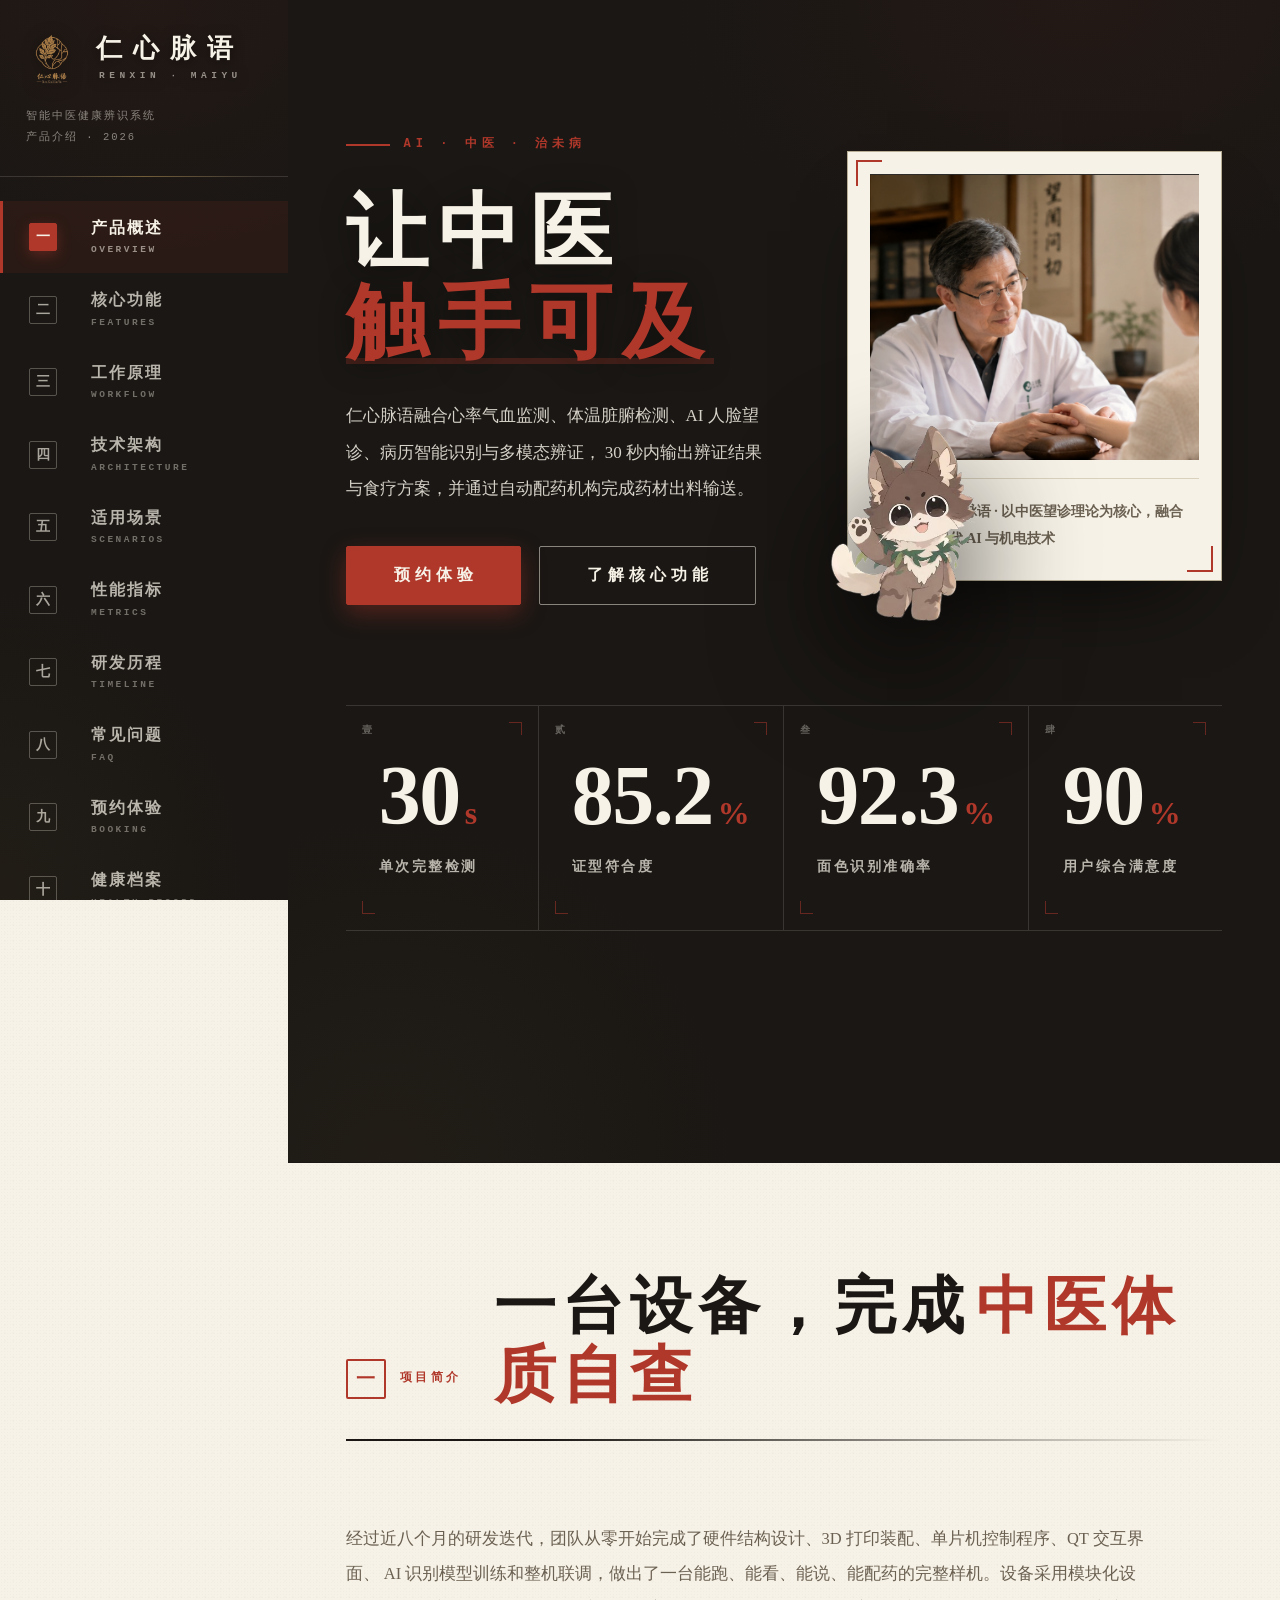
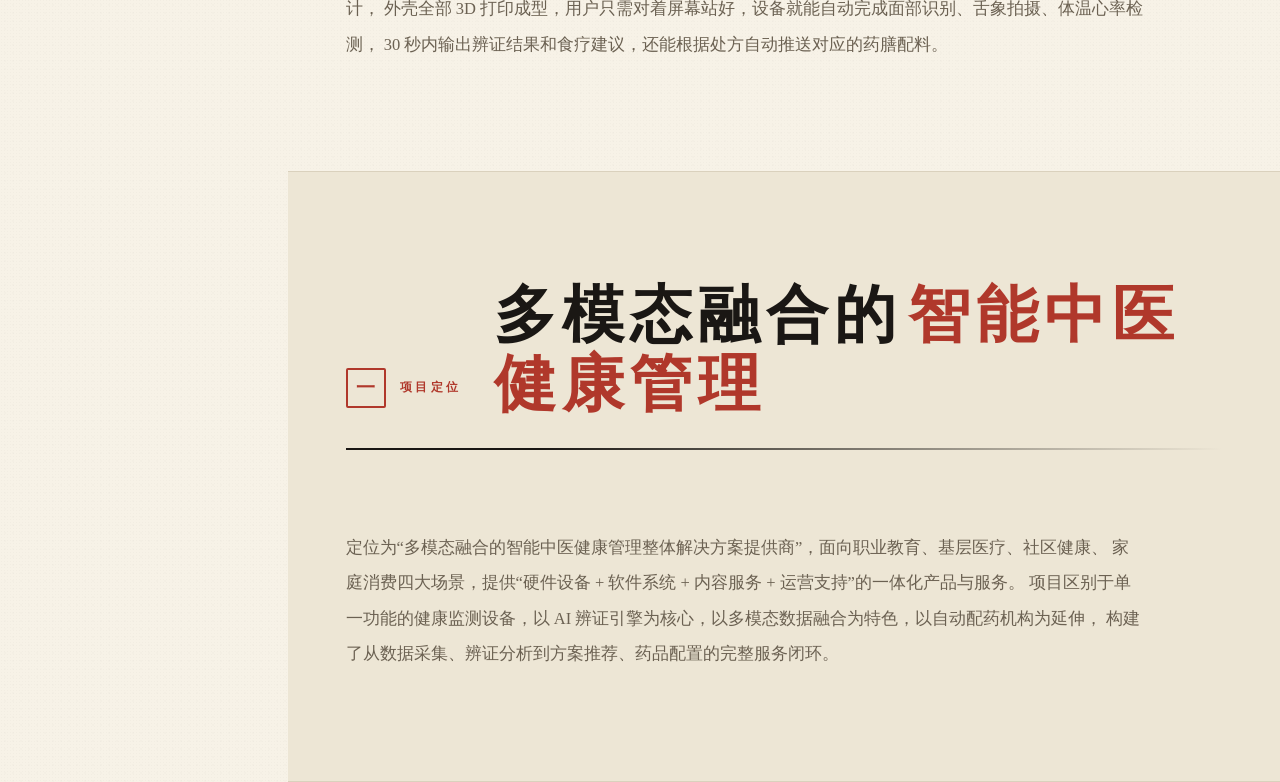
<file: index.html>
<!DOCTYPE html>
<html lang="zh-CN" data-theme="song" data-han-intensity="1">
<head>
<meta charset="UTF-8">
<meta name="viewport" content="width=device-width, initial-scale=1.0">
<title>仁心脉语 · 产品介绍</title>
<style>
/* ============================================================
   HAN DESIGN · SONG THEME · 册页
   纸墨为底 · 朱砂为印 · 金线为界
   ============================================================ */
:root{
  --han-color-accent-text:#B0382B;
  --han-color-accent-control:#B0382B;
  --han-color-on-accent:#F7F2E7;
  --han-focus-ring:rgba(176,56,43,.42);

  --paper:#F7F2E7;
  --paper-2:#EDE6D5;
  --paper-3:#DDD3BD;
  --paper-4:#C8BCA1;
  --ink:#1A1714;
  --ink-2:#3D372E;
  --ink-3:#6B6152;
  --ink-4:#9C9284;

  --cinnabar:#B0382B;
  --cinnabar-d:#8A2A20;
  --cinnabar-l:#F2DED9;
  --gold:#A8853F;
  --gold-l:#F0E6CB;
  --moss:#4A5D3E;
  --moss-l:#E2E8DC;

  --line:#DAD1BD;
  --line-d:#B8AE96;
  --line-ink:rgba(247,242,231,.14);
  --line-ink-2:rgba(247,242,231,.28);

  --serif:"Noto Serif SC","Source Han Serif CN","Songti SC","STSong",serif;
  --sans:"Noto Sans SC","PingFang SC","HarmonyOS Sans SC","MiSans",system-ui,sans-serif;
  --mono:"JetBrains Mono","SF Mono","Menlo",Consolas,monospace;

  --sidebar:288px;
  --gutter:clamp(28px,4.5vw,72px);
}

*{box-sizing:border-box;margin:0;padding:0}
html{scroll-behavior:smooth;-webkit-text-size-adjust:100%}

body{
  font-family:var(--sans);
  font-weight:500;
  font-size:15.5px;
  line-height:1.8;
  background:var(--paper);
  color:var(--ink);
  -webkit-font-smoothing:antialiased;
  -moz-osx-font-smoothing:grayscale;
  display:flex;
  min-height:100vh;
  background-image:
    radial-gradient(rgba(26,23,20,.018) 1px, transparent 1px),
    radial-gradient(rgba(26,23,20,.010) 1px, transparent 1px);
  background-size:3px 3px, 8px 8px;
  background-position:0 0, 1px 1px;
}
a{color:inherit;text-decoration:none}
button{font-family:inherit;cursor:pointer;border:none;background:none;color:inherit}
input,select,textarea{font-family:inherit;font-size:inherit;color:inherit}
img{display:block;max-width:100%}
::selection{background:var(--cinnabar);color:var(--paper)}

:focus-visible{outline:2px solid var(--cinnabar);outline-offset:3px;border-radius:1px}
@media (prefers-reduced-motion: reduce){
  *,*::before,*::after{
    animation-duration:.01ms !important;
    animation-iteration-count:1 !important;
    transition-duration:.01ms !important;
    scroll-behavior:auto !important;
  }
}

/* ============================================================
   侧边栏 · 目录页
   ============================================================ */
.sidebar{
  width:var(--sidebar);flex:none;
  background:var(--ink);
  color:var(--paper);
  display:flex;flex-direction:column;
  position:sticky;top:0;height:100vh;
  overflow-y:auto;z-index:50;
  scrollbar-width:thin;
  scrollbar-color:rgba(247,242,231,.2) transparent;
  background-image:
    radial-gradient(500px 400px at 50% 0%, rgba(176,56,43,.06), transparent 65%),
    radial-gradient(400px 500px at 0% 100%, rgba(168,133,63,.05), transparent 65%);
}
.sidebar::-webkit-scrollbar{width:4px}
.sidebar::-webkit-scrollbar-thumb{background:rgba(247,242,231,.2)}

.sb-head{
  padding:32px 26px 28px;
  border-bottom:1px solid var(--line-ink);
  flex:none;position:relative;
}
.sb-head::after{
  content:"";position:absolute;
  bottom:-1px;left:26px;right:26px;height:1px;
  background:linear-gradient(90deg,transparent,var(--gold) 50%,transparent);
  opacity:.5;
}
.sb-mark{display:flex;align-items:center;gap:16px;margin-bottom:22px}

.sb-logo{
  width:52px;height:52px;
  flex:none;
  object-fit:contain;
  filter:drop-shadow(0 2px 8px rgba(0,0,0,.5));
}
.sb-mark-text{
  font-family:var(--serif);
  font-size:26px;
  font-weight:900;
  letter-spacing:11px;
  line-height:1.15;
  color:var(--paper);
  padding-left:2px;
  text-shadow:0 2px 12px rgba(0,0,0,.5);
}
.sb-mark-text em{
  display:block;
  font-family:var(--mono);
  font-style:normal;
  font-size:9.5px;
  font-weight:600;
  letter-spacing:4.5px;
  color:rgba(247,242,231,.55);
  margin-top:7px;
  padding-left:3px;
}
.sb-meta{
  font-family:var(--mono);
  font-size:10.5px;
  font-weight:500;
  letter-spacing:2px;
  color:rgba(247,242,231,.5);
  line-height:2;
}

.sb-nav{list-style:none;flex:1;padding:24px 0}
.sb-item{
  display:grid;
  grid-template-columns:48px 1fr;
  gap:14px;
  align-items:center;
  padding:17px 26px;
  cursor:pointer;
  transition:all .25s ease;
  border-left:3px solid transparent;
  width:100%;text-align:left;
  color:rgba(247,242,231,.72);
  position:relative;
}
.sb-item:hover{color:var(--paper);background:rgba(247,242,231,.045)}
.sb-item.active{
  color:var(--paper);
  border-left-color:var(--cinnabar);
  background:rgba(176,56,43,.11);
}
.sb-item .seal{
  width:28px;height:28px;
  display:grid;place-items:center;
  border:1.5px solid rgba(247,242,231,.28);
  border-radius:2px;
  font-family:var(--serif);
  font-size:14px;
  font-weight:800;
  color:rgba(247,242,231,.65);
  transition:all .25s ease;
  line-height:1;
}
.sb-item.active .seal,
.sb-item:hover .seal{
  background:var(--cinnabar);
  border-color:var(--cinnabar);
  color:var(--paper);
  box-shadow:0 4px 14px rgba(176,56,43,.4);
}
.sb-item .label{
  font-family:var(--serif);
  font-size:15.5px;
  font-weight:700;
  letter-spacing:2px;
  line-height:1.3;
}
.sb-item .sub{
  display:block;
  font-family:var(--mono);
  font-size:9.5px;
  font-weight:600;
  letter-spacing:2.5px;
  color:rgba(247,242,231,.4);
  margin-top:6px;
}
.sb-item.active .sub{color:rgba(247,242,231,.55)}

.sb-foot{
  padding:24px 26px 28px;
  border-top:1px solid var(--line-ink);
  flex:none;
  font-family:var(--mono);
  font-size:10px;
  font-weight:500;
  letter-spacing:1.5px;
  color:rgba(247,242,231,.42);
  line-height:2;
  position:relative;
}
.sb-foot::before{
  content:"";position:absolute;
  top:-1px;left:26px;right:26px;height:1px;
  background:linear-gradient(90deg,transparent,var(--gold) 50%,transparent);
  opacity:.5;
}
.sb-foot b{color:rgba(247,242,231,.68);font-weight:700}

/* 移动端顶栏 */
.m-bar{
  display:none;
  position:fixed;top:0;left:0;right:0;z-index:60;
  height:62px;padding:0 16px;
  background:var(--ink);
  align-items:center;justify-content:space-between;
  border-bottom:1px solid var(--line-ink);
  box-shadow:0 4px 20px rgba(0,0,0,.4);
}
.m-bar .m-brand{
  display:flex;align-items:center;gap:10px;
}
.m-bar .m-brand img{
  width:34px;height:34px;object-fit:contain;
}
.m-bar .m-brand span{
  font-family:var(--serif);
  font-size:18px;
  font-weight:900;
  letter-spacing:6px;
  color:var(--paper);
}
.m-btn{
  width:42px;height:42px;border-radius:2px;
  display:grid;place-items:center;
  color:var(--paper);
  border:1.5px solid var(--line-ink-2);
  transition:all .2s;
}
.m-btn:hover{background:rgba(247,242,231,.1);border-color:var(--cinnabar)}
.m-overlay{
  display:none;position:fixed;inset:0;z-index:49;
  background:rgba(26,23,20,.72);
  opacity:0;transition:opacity .3s ease;
}
.m-overlay.on{opacity:1}

/* ============================================================
   主内容
   ============================================================ */
.main{flex:1;min-width:0;position:relative}
.content{padding:0;width:100%;max-width:100%}

.panel{display:none}
.panel.on{display:block;animation:unfurl .6s cubic-bezier(.2,.8,.2,1)}
@keyframes unfurl{
  from{opacity:0;transform:translateY(22px)}
  to{opacity:1;transform:translateY(0)}
}

/* ============================================================
   区块
   ============================================================ */
.block{
  padding:clamp(60px,8.5vw,128px) var(--gutter);
  border-bottom:1px solid var(--line);
  position:relative;
}
.block.dark{
  background:var(--ink);
  color:var(--paper);
  border-bottom-color:var(--ink);
  position:relative;
}
.block.dark::before{
  content:"";position:absolute;inset:0;
  background-image:
    radial-gradient(700px 500px at 80% 0%, rgba(176,56,43,.06), transparent 60%),
    radial-gradient(600px 600px at 10% 100%, rgba(168,133,63,.05), transparent 60%);
  pointer-events:none;
  z-index:0;
}
.block.dark > *{position:relative;z-index:1}
.block.dark .lead{color:rgba(247,242,231,.8)}
.block.tint{background:var(--paper-2)}
.block.edge{padding-left:0;padding-right:0}
.block.edge > .edge-in{padding:0 var(--gutter)}

/* 章节头 */
.chapter{
  display:grid;grid-template-columns:auto 1fr;
  gap:32px;align-items:end;
  margin-bottom:clamp(44px,6.5vw,80px);
  padding-bottom:30px;position:relative;
}
.chapter::after{
  content:"";position:absolute;bottom:0;left:0;right:0;
  height:2px;
  background:linear-gradient(90deg,var(--ink) 0%,var(--ink) 22%,transparent 100%);
}
.block.dark .chapter::after{
  background:linear-gradient(90deg,var(--paper) 0%,var(--paper) 22%,transparent 100%);
}
.chapter .ch-marker{
  display:flex;align-items:center;gap:14px;
  padding-bottom:12px;white-space:nowrap;
}
.chapter .ch-seal{
  width:40px;height:40px;
  display:grid;place-items:center;
  background:var(--cinnabar);color:var(--paper);
  font-family:var(--serif);font-size:19px;font-weight:900;
  border-radius:2px;line-height:1;letter-spacing:0;
  box-shadow:0 4px 12px rgba(176,56,43,.35);
}
.chapter .ch-num{
  font-family:var(--mono);font-size:11.5px;
  letter-spacing:3.5px;color:var(--cinnabar);font-weight:700;
}
.chapter .ch-title{
  font-family:var(--serif);
  font-size:clamp(34px,5.4vw,62px);
  font-weight:900;line-height:1.12;
  letter-spacing:6px;color:var(--ink);
}
.block.dark .chapter .ch-title{color:var(--paper)}
.chapter .ch-title em{
  font-style:normal;color:var(--cinnabar);
  position:relative;padding:0 6px;
}
.chapter .ch-title em::after{
  content:"";position:absolute;
  left:6px;right:6px;bottom:2px;height:5px;
  background:var(--cinnabar);opacity:.3;
}
.chapter .ch-sub{
  grid-column:1 / -1;font-size:16px;
  font-weight:500;
  line-height:2.1;color:var(--ink-3);
  max-width:720px;margin-top:14px;
  font-family:var(--serif);
}
.block.dark .chapter .ch-sub{color:rgba(247,242,231,.75)}

.lead{
  font-size:16.5px;
  font-weight:500;
  line-height:2.15;
  color:var(--ink-3);font-family:var(--serif);
  max-width:800px;
}
.lead + .lead{margin-top:22px}

/* 数字 */
.digits{
  display:grid;grid-template-columns:repeat(4,1fr);
  gap:0;border-top:1.5px solid var(--line-d);
  border-bottom:1.5px solid var(--line-d);
  margin:clamp(44px,6.5vw,80px) 0;
}
.digit{
  padding:clamp(30px,4vw,52px) clamp(20px,2.6vw,36px);
  border-right:1px solid var(--line);position:relative;
}
.digit:last-child{border-right:none}
.digit::before{
  content:"";position:absolute;top:16px;right:16px;
  width:12px;height:12px;
  border-top:1.5px solid var(--cinnabar);
  border-right:1.5px solid var(--cinnabar);opacity:.5;
}
.digit::after{
  content:"";position:absolute;bottom:16px;left:16px;
  width:12px;height:12px;
  border-bottom:1.5px solid var(--cinnabar);
  border-left:1.5px solid var(--cinnabar);opacity:.5;
}
.digit .d-num{
  font-family:var(--serif);
  font-size:clamp(46px,7vw,84px);
  font-weight:900;line-height:.92;
  letter-spacing:-1.5px;color:var(--ink);
  display:block;font-variant-numeric:tabular-nums;
}
.digit .d-num em{
  font-style:normal;font-size:.38em;
  font-weight:700;color:var(--cinnabar);
  margin-left:5px;letter-spacing:0;
}
.digit .d-label{
  display:block;font-family:var(--serif);
  font-size:14px;font-weight:700;
  letter-spacing:2.5px;color:var(--ink-3);margin-top:20px;
}
.digit .d-index{
  position:absolute;top:16px;left:16px;
  font-family:var(--mono);font-size:10px;
  font-weight:600;
  letter-spacing:1px;color:var(--line-d);
}

/* 图片 */
.figure{
  position:relative;margin:0;
  background:var(--paper-2);overflow:hidden;
  border:1px solid var(--line-d);
}
.figure::before,
.figure::after{
  content:"";position:absolute;
  width:16px;height:16px;z-index:2;pointer-events:none;
}
.figure::before{
  top:8px;left:8px;
  border-top:1.5px solid var(--cinnabar);
  border-left:1.5px solid var(--cinnabar);opacity:.6;
}
.figure::after{
  bottom:8px;right:8px;
  border-bottom:1.5px solid var(--cinnabar);
  border-right:1.5px solid var(--cinnabar);opacity:.6;
}
.figure img{width:100%;height:auto;display:block}
.figure .fig-cap{
  display:grid;grid-template-columns:auto 1fr;
  gap:20px;padding:18px var(--gutter);
  border-top:1px solid var(--line);
  font-size:13px;font-weight:500;
  color:var(--ink-3);
  background:var(--paper);align-items:baseline;
  font-family:var(--serif);letter-spacing:.5px;
}
.figure .fig-cap b{
  font-family:var(--mono);font-size:11px;
  letter-spacing:2.5px;color:var(--cinnabar);
  font-weight:700;white-space:nowrap;
}
.figure.full{margin-left:calc(var(--gutter)*-1);margin-right:calc(var(--gutter)*-1)}
.figure.full .fig-cap{padding-left:var(--gutter);padding-right:var(--gutter)}

.img-ph{
  display:flex;flex-direction:column;
  align-items:center;justify-content:center;
  gap:18px;padding:clamp(60px,9.5vw,120px) 24px;
  color:var(--line-d);text-align:center;
  background:repeating-linear-gradient(45deg,
    rgba(184,174,150,.06) 0 1px,transparent 1px 14px);
}
.img-ph .ph-l{
  font-family:var(--mono);font-size:11px;
  font-weight:600;letter-spacing:4px;color:var(--cinnabar);
}
.img-ph .ph-t{
  font-family:var(--serif);font-size:20px;
  font-weight:800;color:var(--ink-3);letter-spacing:2.5px;
}
.img-ph .ph-d{
  font-size:13px;font-weight:500;
  color:var(--line-d);
  max-width:420px;line-height:1.9;font-family:var(--serif);
}

/* 核心功能 */
.feature-list{
  display:grid;grid-template-columns:repeat(2,1fr);
  gap:0;border-top:1.5px solid var(--line-d);
}
.feature-item{
  padding:clamp(36px,4.8vw,64px) clamp(28px,3.6vw,48px);
  border-bottom:1px solid var(--line);
  border-right:1px solid var(--line);
  position:relative;transition:background .3s ease;
}
.feature-item:nth-child(2n){border-right:none}
.feature-item:hover{background:var(--paper-2)}
.feature-item .f-top{
  display:flex;align-items:center;justify-content:space-between;
  margin-bottom:30px;
}
.feature-item .f-seal{
  width:34px;height:34px;
  display:grid;place-items:center;
  border:1.8px solid var(--cinnabar);
  color:var(--cinnabar);font-family:var(--serif);
  font-size:16px;font-weight:900;
  border-radius:2px;line-height:1;
}
.feature-item .f-num{
  font-family:var(--mono);font-size:11px;
  font-weight:600;letter-spacing:3px;color:var(--cinnabar);
}
.feature-item .f-icon{
  width:52px;height:52px;color:var(--ink);margin-bottom:24px;
}
.feature-item h4{
  font-family:var(--serif);font-size:25px;
  font-weight:900;letter-spacing:3px;
  color:var(--ink);margin-bottom:16px;line-height:1.3;
}
.feature-item p{
  font-size:14px;font-weight:500;line-height:2.1;
  color:var(--ink-3);font-family:var(--serif);
}

/* 流程 */
.flow{
  display:grid;grid-template-columns:repeat(4,1fr);
  gap:0;border-top:1.5px solid var(--ink);
  border-bottom:1.5px solid var(--line-d);
}
.flow-item{
  padding:clamp(36px,4.8vw,60px) clamp(20px,2.6vw,36px);
  border-right:1px solid var(--line);position:relative;
}
.flow-item:last-child{border-right:none}
.flow-item .fl-num{
  font-family:var(--serif);
  font-size:clamp(44px,5.2vw,70px);
  font-weight:900;line-height:1;color:var(--ink);
  letter-spacing:0;display:block;margin-bottom:26px;
}
.flow-item .fl-num em{
  font-style:normal;font-size:.32em;
  color:var(--cinnabar);margin-left:6px;
  vertical-align:top;font-family:var(--mono);
  letter-spacing:2px;font-weight:700;
}
.flow-item h5{
  font-family:var(--serif);font-size:17px;
  font-weight:800;letter-spacing:3px;
  color:var(--ink);margin-bottom:14px;
}
.flow-item p{
  font-size:13px;font-weight:500;
  line-height:2;
  color:var(--ink-3);font-family:var(--serif);
}
.flow-item::after{
  content:"";position:absolute;right:-1px;top:50%;
  width:12px;height:12px;background:var(--paper);
  border-top:1px solid var(--line-d);
  border-right:1px solid var(--line-d);
  transform:translateY(-50%) rotate(45deg);
}
.flow-item:last-child::after{display:none}

/* 技术架构 */
.layers{display:grid;gap:0;border-top:1.5px solid var(--ink)}
.layer{
  display:grid;grid-template-columns:250px 1fr;
  gap:0;border-bottom:1px solid var(--line);
  align-items:stretch;
}
.layer .l-tag{
  padding:clamp(28px,3.6vw,44px) clamp(24px,3vw,40px);
  border-right:1px solid var(--line);
  background:var(--paper-2);
  display:flex;flex-direction:column;gap:12px;
  justify-content:center;
}
.layer .l-tag .l-cn{
  font-family:var(--serif);font-size:23px;
  font-weight:900;letter-spacing:4px;color:var(--ink);
}
.layer .l-tag .l-en{
  font-family:var(--mono);font-size:10.5px;
  font-weight:600;letter-spacing:3px;color:var(--cinnabar);
}
.layer .l-body{
  padding:clamp(28px,3.6vw,44px) clamp(28px,3.6vw,48px);
  display:flex;flex-wrap:wrap;gap:10px;align-items:center;
}
.chip{
  font-family:var(--serif);font-size:14px;
  font-weight:600;
  padding:10px 22px;border:1.5px solid var(--line-d);
  border-radius:2px;color:var(--ink);
  letter-spacing:1.5px;transition:all .25s;
  background:var(--paper);
}
.chip:hover{
  border-color:var(--cinnabar);color:var(--cinnabar);
  background:var(--cinnabar-l);
}

/* 场景 */
.scenes{
  display:grid;grid-template-columns:repeat(2,1fr);
  gap:0;border-top:1.5px solid var(--line-d);
}
.scene{
  padding:clamp(44px,6vw,76px) clamp(32px,4.4vw,56px);
  border-bottom:1px solid var(--line);
  border-right:1px solid var(--line);
  position:relative;transition:background .3s ease;
}
.scene:nth-child(2n){border-right:none}
.scene:hover{background:var(--paper-2)}
.scene .s-num{
  font-family:var(--serif);
  font-size:clamp(56px,7vw,96px);
  font-weight:900;line-height:.88;letter-spacing:-3px;
  color:var(--line);position:absolute;
  top:clamp(28px,3.4vw,44px);right:clamp(28px,3.4vw,44px);
  transition:color .3s ease;
}
.scene:hover .s-num{color:var(--cinnabar)}
.scene h4{
  font-family:var(--serif);font-size:28px;
  font-weight:900;letter-spacing:3px;
  color:var(--ink);margin-bottom:20px;
}
.scene p{
  font-size:14.5px;font-weight:500;
  line-height:2.1;
  color:var(--ink-3);max-width:480px;font-family:var(--serif);
}

/* 指标 */
.metric{
  display:grid;grid-template-columns:1.6fr 1fr 1fr;
  gap:0;border-bottom:1px solid var(--line);
  align-items:baseline;
}
.metric:first-child{border-top:1.5px solid var(--ink)}
.metric > div{padding:clamp(20px,2.8vw,30px) clamp(18px,2.2vw,28px)}
.metric .m-name{
  font-size:15px;font-weight:600;
  color:var(--ink-3);
  letter-spacing:.5px;font-family:var(--serif);
}
.metric .m-value{
  font-family:var(--serif);
  font-size:clamp(24px,3vw,34px);
  font-weight:900;color:var(--ink);letter-spacing:1px;
  font-variant-numeric:tabular-nums;
}
.metric .m-note{
  font-family:var(--mono);font-size:12px;
  font-weight:500;
  color:var(--line-d);letter-spacing:1px;
}
.metric.head{
  border-top:1.5px solid var(--ink);
  border-bottom:1px solid var(--line);
  background:var(--paper-2);
}
.metric.head > div{
  font-family:var(--mono);font-size:11px;
  font-weight:700;letter-spacing:3px;color:var(--cinnabar);
}

/* 时间轴 */
.timeline{position:relative}
.tl-item{
  display:grid;grid-template-columns:220px 1fr;
  gap:clamp(32px,5vw,72px);
  padding:clamp(36px,5vw,60px) 0;
  border-bottom:1px solid var(--line);align-items:baseline;
}
.tl-item:first-child{border-top:1.5px solid var(--line-d)}
.tl-date{
  font-family:var(--mono);font-size:13px;
  font-weight:700;
  letter-spacing:2.5px;color:var(--cinnabar);
}
.tl-date em{
  display:block;font-style:normal;
  font-family:var(--serif);font-size:14px;
  font-weight:600;
  color:var(--line-d);letter-spacing:3px;
  margin-top:10px;
}
.tl-title{
  font-family:var(--serif);
  font-size:clamp(24px,3vw,34px);
  font-weight:900;letter-spacing:3px;
  color:var(--ink);margin-bottom:16px;line-height:1.35;
}
.tl-desc{
  font-size:15px;font-weight:500;
  line-height:2.15;
  color:var(--ink-3);max-width:720px;font-family:var(--serif);
}

/* FAQ */
.faq{border-top:1.5px solid var(--line-d)}
.faq-item{border-bottom:1px solid var(--line)}
.faq-q{
  width:100%;display:grid;
  grid-template-columns:auto 1fr auto;
  gap:28px;align-items:baseline;
  padding:clamp(26px,3.4vw,40px) 0;
  text-align:left;color:var(--ink);
  transition:color .25s;cursor:pointer;
}
.faq-q:hover{color:var(--cinnabar)}
.faq-q .q-idx{
  font-family:var(--serif);font-size:15px;
  font-weight:800;
  letter-spacing:3px;color:var(--cinnabar);
  white-space:nowrap;
}
.faq-q .q-text{
  font-family:var(--serif);
  font-size:clamp(18px,2.1vw,24px);
  font-weight:800;letter-spacing:2px;line-height:1.55;
}
.faq-q .q-ico{
  font-family:var(--serif);font-size:26px;
  font-weight:700;
  color:var(--ink-3);transition:transform .35s ease;line-height:1;
}
.faq-item.open .faq-q .q-ico{transform:rotate(45deg)}
.faq-a{max-height:0;overflow:hidden;transition:max-height .45s cubic-bezier(.2,.8,.2,1)}
.faq-item.open .faq-a{max-height:420px}
.faq-a-inner{
  padding:0 0 clamp(28px,3.6vw,44px) 58px;
  font-size:15px;font-weight:500;
  line-height:2.15;
  color:var(--ink-3);max-width:780px;font-family:var(--serif);
}

/* 预约表单 */
.bk{max-width:960px}
.bk-group{
  padding:clamp(36px,5vw,56px) 0;
  border-bottom:1px solid var(--line);
}
.bk-group:last-of-type{border-bottom:none}
.bk-group h3{
  font-family:var(--serif);font-size:23px;
  font-weight:900;letter-spacing:4px;
  color:var(--ink);margin-bottom:30px;
  display:flex;align-items:baseline;gap:18px;
}
.bk-group h3 .g-seal{
  width:30px;height:30px;
  display:grid;place-items:center;
  background:var(--cinnabar);color:var(--paper);
  font-family:var(--serif);font-size:15px;
  font-weight:900;border-radius:2px;line-height:1;
}

.bk-picks{
  display:grid;grid-template-columns:repeat(3,1fr);
  gap:0;border:1.5px solid var(--line-d);
}
.bk-pick{
  padding:30px 28px;background:var(--paper);
  text-align:left;transition:all .25s ease;
  position:relative;border-right:1px solid var(--line-d);
  cursor:pointer;
}
.bk-pick:last-child{border-right:none}
.bk-pick:hover{background:var(--paper-2)}
.bk-pick.sel{background:var(--ink);color:var(--paper)}
.bk-pick.sel::after{
  content:"✓";position:absolute;top:18px;right:18px;
  font-size:15px;color:var(--gold);font-weight:800;
}
.bk-pick b{
  display:block;font-family:var(--serif);
  font-size:18px;font-weight:900;
  letter-spacing:2px;margin-bottom:12px;
}
.bk-pick.sel b{color:var(--paper)}
.bk-pick small{
  display:block;font-size:13px;font-weight:500;
  line-height:1.8;
  color:var(--ink-3);font-family:var(--serif);
}
.bk-pick.sel small{color:rgba(247,242,231,.8)}

.bk-dates{
  display:flex;gap:10px;overflow-x:auto;padding-bottom:8px;
  scrollbar-width:thin;
}
.bk-dates::-webkit-scrollbar{height:4px}
.bk-dates::-webkit-scrollbar-thumb{background:var(--line-d)}
.bk-date{
  flex:none;min-width:100px;padding:18px 14px;
  border:1.5px solid var(--line-d);background:var(--paper);
  text-align:center;transition:all .2s;cursor:pointer;
}
.bk-date:hover{border-color:var(--ink)}
.bk-date.sel{background:var(--ink);color:var(--paper);border-color:var(--ink)}
.bk-date .d-day{
  display:block;font-family:var(--serif);
  font-size:16px;font-weight:800;letter-spacing:1.5px;
}
.bk-date .d-md{
  display:block;font-family:var(--mono);
  font-size:11px;font-weight:600;
  color:var(--line-d);
  margin-top:6px;letter-spacing:1px;
}
.bk-date.sel .d-md{color:rgba(247,242,231,.7)}

.bk-slots{
  display:grid;
  grid-template-columns:repeat(auto-fill,minmax(120px,1fr));
  gap:10px;
}
.bk-slot{
  padding:14px 8px;border:1.5px solid var(--line-d);
  background:var(--paper);text-align:center;
  font-family:var(--mono);font-size:14px;
  font-weight:600;
  color:var(--ink);letter-spacing:1px;
  transition:all .2s;cursor:pointer;
  font-variant-numeric:tabular-nums;
}
.bk-slot small{
  display:block;font-family:var(--serif);
  font-size:11.5px;font-weight:500;
  color:var(--line-d);
  margin-top:5px;letter-spacing:0;
}
.bk-slot:hover:not(:disabled){border-color:var(--ink)}
.bk-slot.sel{background:var(--cinnabar);color:var(--paper);border-color:var(--cinnabar)}
.bk-slot.sel small{color:rgba(247,242,231,.85)}
.bk-slot:disabled{opacity:.35;cursor:not-allowed;background:var(--paper-2)}

.bk-empty{
  padding:40px;text-align:center;color:var(--line-d);
  font-size:14px;font-weight:500;
  border:1px dashed var(--line-d);
  font-family:var(--serif);letter-spacing:1.5px;
}

.bk-form{
  display:grid;grid-template-columns:1fr 1fr;gap:0;
  border:1.5px solid var(--line-d);
}
.bk-field{
  padding:26px 28px;border-right:1px solid var(--line-d);
  border-bottom:1px solid var(--line-d);
  display:flex;flex-direction:column;gap:14px;
}
.bk-field:nth-child(2n){border-right:none}
.bk-field.full{grid-column:1/-1;border-right:none}
.bk-field label{
  font-family:var(--mono);font-size:11px;
  font-weight:700;
  letter-spacing:3px;color:var(--ink-3);text-transform:uppercase;
}
.bk-field label i{color:var(--cinnabar);font-style:normal;margin-left:4px}
.bk-field input,.bk-field select,.bk-field textarea{
  border:none;background:transparent;font-size:16px;
  font-weight:600;
  color:var(--ink);outline:none;padding:0;
  font-family:var(--serif);width:100%;letter-spacing:1px;
}
.bk-field input::placeholder,.bk-field textarea::placeholder{color:var(--line-d);font-weight:500}
.bk-field textarea{resize:vertical;min-height:68px;line-height:1.85}
.bk-field .err{font-size:12px;color:var(--cinnabar);display:none;font-weight:600}
.bk-field.bad{background:var(--cinnabar-l)}
.bk-field.bad .err{display:block}

.bk-agree{
  display:flex;gap:16px;align-items:flex-start;
  padding:28px 0;cursor:pointer;
  border-bottom:1px solid var(--line);
}
.bk-agree input{
  width:20px;height:20px;flex:none;margin-top:5px;
  accent-color:var(--cinnabar);cursor:pointer;
}
.bk-agree span{
  font-size:14px;font-weight:500;
  line-height:2.1;
  color:var(--ink-3);font-family:var(--serif);
}
.bk-agree.bad span{color:var(--cinnabar)}

.bk-submit{
  width:100%;margin-top:40px;padding:28px;
  background:var(--cinnabar);color:var(--paper);
  font-family:var(--serif);font-size:19px;
  font-weight:900;letter-spacing:14px;
  text-indent:14px;transition:all .3s ease;
  cursor:pointer;position:relative;border-radius:2px;
}
.bk-submit::before,
.bk-submit::after{
  content:"";position:absolute;width:12px;height:12px;
}
.bk-submit::before{
  top:8px;left:8px;
  border-top:1.5px solid rgba(247,242,231,.6);
  border-left:1.5px solid rgba(247,242,231,.6);
}
.bk-submit::after{
  bottom:8px;right:8px;
  border-bottom:1.5px solid rgba(247,242,231,.6);
  border-right:1.5px solid rgba(247,242,231,.6);
}
.bk-submit:hover:not(:disabled){background:var(--cinnabar-d);transform:translateY(-1px)}
.bk-submit:disabled{background:var(--paper-3);cursor:not-allowed;color:var(--line-d)}

/* 成功页 */
.bk-done{text-align:left;padding:40px 0}
.bk-done .done-head{
  display:flex;align-items:baseline;gap:28px;
  margin-bottom:44px;flex-wrap:wrap;
}
.bk-done .done-head h2{
  font-family:var(--serif);
  font-size:clamp(38px,5vw,56px);
  font-weight:900;letter-spacing:14px;
  color:var(--ink);line-height:1;text-indent:14px;
}
.bk-done .done-head .dh-tag{
  font-family:var(--mono);font-size:12px;
  font-weight:700;
  letter-spacing:5px;color:var(--cinnabar);
}
.bk-done .done-code{
  display:inline-block;padding:34px 68px;
  background:var(--ink);color:var(--paper);
  margin:32px 0 44px;position:relative;
}
.bk-done .done-code::before,
.bk-done .done-code::after{
  content:"";position:absolute;width:14px;height:14px;
}
.bk-done .done-code::before{
  top:10px;left:10px;
  border-top:1.5px solid var(--gold);
  border-left:1.5px solid var(--gold);
}
.bk-done .done-code::after{
  bottom:10px;right:10px;
  border-bottom:1.5px solid var(--gold);
  border-right:1.5px solid var(--gold);
}
.bk-done .done-code .dc-l{
  font-family:var(--mono);font-size:11px;
  font-weight:600;
  letter-spacing:5px;color:rgba(247,242,231,.6);
  display:block;margin-bottom:12px;
}
.bk-done .done-code .dc-v{
  font-family:var(--mono);font-size:38px;
  font-weight:800;letter-spacing:10px;color:var(--paper);
}
.bk-done .done-summary{border-top:1.5px solid var(--line-d);margin-bottom:40px}
.bk-done .done-summary > div{
  display:grid;grid-template-columns:160px 1fr;
  gap:28px;padding:16px 0;
  border-bottom:1px solid var(--line);font-size:15px;
}
.bk-done .done-summary span:first-child{
  font-family:var(--mono);font-size:12px;
  font-weight:600;
  letter-spacing:2.5px;color:var(--ink-3);padding-top:3px;
}
.bk-done .done-summary span:last-child{
  color:var(--ink);font-weight:700;
  font-family:var(--serif);letter-spacing:1px;
}
.bk-done .done-tips{
  padding:28px 32px;background:var(--paper-2);
  border-left:4px solid var(--cinnabar);
  font-size:14px;font-weight:500;
  line-height:2.15;
  color:var(--ink-3);margin-bottom:40px;font-family:var(--serif);
}
.bk-done .done-again{
  padding:20px 56px;border:1.5px solid var(--ink);
  background:transparent;color:var(--ink);
  font-family:var(--serif);font-size:16px;
  font-weight:900;letter-spacing:6px;text-indent:6px;
  transition:all .3s;cursor:pointer;
}
.bk-done .done-again:hover{background:var(--ink);color:var(--paper)}

/* 健康档案 */
.hr-search{
  display:grid;grid-template-columns:1fr auto;
  border:2px solid var(--ink);max-width:800px;
  margin-bottom:clamp(44px,6.5vw,80px);
}
.hr-search input{
  padding:26px 32px;font-size:19px;
  font-weight:600;
  font-family:var(--mono);letter-spacing:4px;
  color:var(--ink);border:none;outline:none;
  background:var(--paper);font-variant-numeric:tabular-nums;
}
.hr-search input::placeholder{
  color:var(--line-d);letter-spacing:2px;
  font-weight:500;font-family:var(--serif);
}
.hr-search button{
  padding:0 60px;background:var(--ink);color:var(--paper);
  font-family:var(--serif);font-size:17px;
  font-weight:900;letter-spacing:12px;text-indent:12px;
  transition:background .3s;cursor:pointer;
}
.hr-search button:hover{background:var(--cinnabar)}

.hr-empty{
  padding:clamp(64px,10vw,120px) 32px;
  text-align:center;border:1.5px dashed var(--line-d);
  color:var(--line-d);font-size:15px;font-weight:500;
  line-height:2.3;font-family:var(--serif);
}
.hr-empty .he-icon{width:64px;height:64px;margin:0 auto 28px;color:var(--line-d)}
.hr-empty .he-title{
  font-family:var(--serif);font-size:24px;
  font-weight:900;color:var(--ink-3);
  letter-spacing:5px;margin-bottom:12px;
}

.hr-record{border-top:2px solid var(--ink);margin-bottom:clamp(56px,8vw,96px)}
.hr-record-head{
  display:grid;grid-template-columns:auto 1fr auto;
  gap:32px;align-items:baseline;
  padding:28px 0;border-bottom:1px solid var(--line);
}
.hr-record-head .hr-date{
  font-family:var(--mono);font-size:14px;
  font-weight:700;
  letter-spacing:2.5px;color:var(--cinnabar);
  font-variant-numeric:tabular-nums;
}
.hr-record-head .hr-service{
  font-family:var(--serif);font-size:20px;
  font-weight:800;color:var(--ink);letter-spacing:2.5px;
}
.hr-record-head .hr-code{
  font-family:var(--mono);font-size:13px;
  font-weight:600;
  letter-spacing:3px;color:var(--ink-3);
  padding:8px 20px;border:1.5px solid var(--line-d);border-radius:2px;
}

.hr-diag{padding:clamp(40px,6vw,72px) 0 clamp(36px,5vw,52px);border-bottom:1px solid var(--line)}
.hr-diag .hr-diag-label{
  font-family:var(--mono);font-size:11px;
  font-weight:700;
  letter-spacing:5px;color:var(--cinnabar);margin-bottom:28px;
}
.hr-diag .hr-constitution{
  font-family:var(--serif);
  font-size:clamp(42px,6vw,72px);
  font-weight:900;letter-spacing:12px;
  line-height:1.05;color:var(--ink);
  margin-bottom:22px;text-indent:12px;
}
.hr-diag .hr-syndrome{
  display:inline-block;font-family:var(--serif);
  font-size:clamp(22px,2.5vw,30px);
  font-weight:800;letter-spacing:5px;
  color:var(--cinnabar);padding:10px 28px;
  border:2px solid var(--cinnabar);
  margin-bottom:32px;text-indent:5px;
}
.hr-diag .hr-desc{
  font-size:15.5px;font-weight:500;
  line-height:2.15;
  color:var(--ink-3);max-width:740px;font-family:var(--serif);
}

.hr-metrics{
  display:grid;grid-template-columns:repeat(4,1fr);
  gap:0;border-bottom:1px solid var(--line);
}
.hr-metric{padding:clamp(28px,3.6vw,42px) clamp(20px,2.6vw,32px);border-right:1px solid var(--line)}
.hr-metric:last-child{border-right:none}
.hr-metric .hm-label{
  display:block;font-family:var(--mono);
  font-size:11px;font-weight:600;
  letter-spacing:3px;
  color:var(--line-d);margin-bottom:18px;
}
.hr-metric .hm-value{
  display:block;font-family:var(--serif);
  font-size:clamp(22px,2.5vw,28px);
  font-weight:900;color:var(--ink);
  letter-spacing:1px;font-variant-numeric:tabular-nums;
  line-height:1.35;
}
.hr-metric .hm-sub{
  display:block;font-size:12px;font-weight:500;
  color:var(--line-d);margin-top:10px;
  font-family:var(--mono);letter-spacing:1px;
}

.hr-plan{padding:clamp(40px,6vw,72px) 0}
.hr-plan-label{
  font-family:var(--mono);font-size:11px;
  font-weight:700;
  letter-spacing:5px;color:var(--cinnabar);margin-bottom:36px;
}
.hr-plan-grid{
  display:grid;grid-template-columns:repeat(2,1fr);
  gap:0;border:1.5px solid var(--line-d);
}
.hr-plan-item{
  padding:clamp(28px,3.6vw,44px) clamp(28px,3.6vw,40px);
  border-right:1px solid var(--line-d);
  border-bottom:1px solid var(--line-d);
}
.hr-plan-item:nth-child(2n){border-right:none}
.hr-plan-item:nth-last-child(-n+2){border-bottom:none}
.hr-plan-item h5{
  font-family:var(--serif);font-size:16px;
  font-weight:900;letter-spacing:3px;
  color:var(--ink);margin-bottom:18px;
  display:flex;align-items:baseline;gap:14px;
}
.hr-plan-item h5 .hp-num{
  font-family:var(--mono);font-size:11px;
  font-weight:700;
  letter-spacing:2.5px;color:var(--cinnabar);
}
.hr-plan-item p{
  font-size:14.5px;font-weight:500;
  line-height:2.15;
  color:var(--ink-3);font-family:var(--serif);
}

.hr-herbs{padding:clamp(36px,5vw,60px) 0;border-top:1px solid var(--line)}
.hr-herbs h5{
  font-family:var(--mono);font-size:11px;
  font-weight:700;
  letter-spacing:5px;color:var(--cinnabar);
  margin-bottom:26px;
}
.hr-herbs-list{display:flex;flex-wrap:wrap;gap:12px}
.hr-herb{
  font-family:var(--serif);font-size:16px;
  font-weight:800;letter-spacing:4px;
  color:var(--ink);padding:14px 30px;
  border:1.5px solid var(--line-d);border-radius:2px;
  transition:all .25s;background:var(--paper);text-indent:4px;
}
.hr-herb:hover{
  border-color:var(--cinnabar);color:var(--cinnabar);
  background:var(--cinnabar-l);
}

.disclaimer{
  margin-top:clamp(40px,6vw,80px);
  padding:28px 36px;background:var(--paper-2);
  border-left:4px solid var(--cinnabar);
  font-size:13.5px;font-weight:500;
  line-height:2.15;
  color:var(--ink-3);max-width:900px;font-family:var(--serif);
}

/* ============================================================
   HERO 主视觉 · 老中医诊脉 + 吉祥物脉脉
   ============================================================ */
.hero-wrap{
  display:grid;
  grid-template-columns:1.15fr 1fr;
  gap:clamp(40px,5.5vw,84px);
  align-items:center;
  position:relative;
}
.hero-wrap .hero-copy{position:relative;z-index:2}

.hero-eyebrow{
  display:inline-flex;align-items:center;gap:14px;
  font-family:var(--mono);font-size:12px;
  font-weight:700;
  letter-spacing:5px;color:var(--cinnabar);
  margin-bottom:32px;
}
.hero-eyebrow::before{
  content:"";width:44px;height:2px;background:var(--cinnabar);
}
.hero-copy h1{
  font-family:var(--serif);
  font-size:clamp(46px,6.4vw,86px);
  font-weight:900;line-height:1.1;
  letter-spacing:10px;color:var(--paper);
  margin-bottom:30px;
  text-shadow:0 4px 30px rgba(0,0,0,.4);
}
.hero-copy h1 em{
  font-style:normal;
  color:var(--cinnabar);
  position:relative;
}
.hero-copy h1 em::after{
  content:"";position:absolute;
  left:0;right:0;bottom:4px;height:6px;
  background:var(--cinnabar);opacity:.28;
  z-index:-1;
}
.hero-copy .lede{
  font-family:var(--serif);
  font-size:17px;
  font-weight:500;
  line-height:2.15;
  color:rgba(247,242,231,.85);
  max-width:540px;margin-bottom:38px;
}
.hero-cta{
  display:flex;gap:18px;flex-wrap:wrap;
}
.hero-btn{
  display:inline-flex;align-items:center;gap:10px;
  padding:18px 42px;font-family:var(--serif);
  font-size:16px;font-weight:900;
  letter-spacing:5px;text-indent:5px;
  border-radius:2px;transition:all .25s;cursor:pointer;
}
.hero-btn.primary{
  background:var(--cinnabar);color:var(--paper);
  border:1.5px solid var(--cinnabar);
  box-shadow:0 8px 24px rgba(176,56,43,.4);
}
.hero-btn.primary:hover{
  background:var(--cinnabar-d);
  transform:translateY(-2px);
  box-shadow:0 12px 30px rgba(176,56,43,.5);
}
.hero-btn.ghost{
  background:transparent;color:var(--paper);
  border:1.5px solid rgba(247,242,231,.5);
}
.hero-btn.ghost:hover{border-color:var(--paper);background:rgba(247,242,231,.06)}

/* 老中医图卡 */
.hero-visual{
  position:relative;
  padding:22px;
  background:var(--paper);
  border:1.5px solid var(--line-d);
  box-shadow:0 40px 80px -40px rgba(0,0,0,.7);
}
.hero-visual::before{
  content:"";position:absolute;top:8px;left:8px;
  width:24px;height:24px;
  border-top:2px solid var(--cinnabar);
  border-left:2px solid var(--cinnabar);
}
.hero-visual::after{
  content:"";position:absolute;bottom:8px;right:8px;
  width:24px;height:24px;
  border-bottom:2px solid var(--cinnabar);
  border-right:2px solid var(--cinnabar);
}
.hero-visual img.hero-photo{
  width:100%;height:auto;display:block;
  filter:sepia(8%) contrast(1.02);
}
.hero-visual .hv-caption{
  padding:20px 8px 6px;
  display:grid;grid-template-columns:auto 1fr;
  gap:18px;align-items:baseline;
  border-top:1px solid var(--line);
  margin-top:18px;
}
.hero-visual .hv-caption .cap-num{
  font-family:var(--mono);font-size:11px;
  font-weight:700;
  letter-spacing:3px;color:var(--cinnabar);
}
.hero-visual .hv-caption .cap-text{
  font-family:var(--serif);font-size:14px;
  font-weight:600;
  line-height:1.9;color:var(--ink-3);
}

/* ============================================================
   ★★★ 脉脉吉祥物 —— 调整至老中医卡片左下角红框位置 ★★★
   ============================================================ */
.hero-mascot-float{
  position:absolute;
  bottom:-60px;       /* 向下探出图片卡片底部 */
  left:-80px;         /* 向左侧探出图片卡片左边缘 */
  width:340px;        /* 根据红框大小微调了尺寸，使其更协调 */
  height:auto;
  pointer-events:none;
  z-index:20;
  /* 无任何背景色 / 无边框 / 无内边距 */
  background:transparent;
  border:none;
  padding:0;
  margin:0;
  /* 只保留投影，让透明底真正浮在深色上 */
  filter:drop-shadow(0 40px 60px rgba(0,0,0,.75));
  animation:mascot-bob 5s ease-in-out infinite;
  transform-origin:center bottom;
}
.hero-mascot-float img{
  width:100%;
  height:auto;
  display:block;
  background:transparent !important;
  border:none !important;
  padding:0 !important;
  margin:0 !important;
  box-shadow:none !important;
  mix-blend-mode:normal;
  image-rendering:auto;
  object-fit:contain;
}
@keyframes mascot-bob{
  0%,100%{transform:translateY(0) rotate(-4deg)}
  50%{transform:translateY(-20px) rotate(-1.5deg)}
}
@media (prefers-reduced-motion: reduce){
  .hero-mascot-float{animation:none}
}

/* ============================================================
   响应式
   ============================================================ */
@media(max-width:1080px){
  :root{--sidebar:250px}
  .digits{grid-template-columns:repeat(2,1fr)}
  .digit:nth-child(2){border-right:none}
  .digit:nth-child(1),.digit:nth-child(2){border-bottom:1px solid var(--line)}
  .feature-list{grid-template-columns:1fr}
  .feature-item{border-right:none}
  .scenes{grid-template-columns:1fr}
  .scene{border-right:none}
  .flow{grid-template-columns:repeat(2,1fr)}
  .flow-item:nth-child(2){border-right:none}
  .flow-item:nth-child(1),.flow-item:nth-child(2){border-bottom:1px solid var(--line)}
  .flow-item::after{display:none}
  .layer{grid-template-columns:1fr}
  .layer .l-tag{
    border-right:none;border-bottom:1px solid var(--line);
    flex-direction:row;align-items:baseline;gap:24px;
  }
  .tl-item{grid-template-columns:1fr;gap:16px}
  .hr-metrics{grid-template-columns:repeat(2,1fr)}
  .hr-metric:nth-child(2){border-right:none}
  .hr-metric:nth-child(1),.hr-metric:nth-child(2){border-bottom:1px solid var(--line)}
  .hero-wrap{grid-template-columns:1fr;gap:160px}
  .hero-mascot-float{
    width:260px;
    bottom:-50px;
    left:-60px;
  }
}
@media(max-width:960px){
  .sidebar{
    position:fixed;left:0;top:0;bottom:0;
    transform:translateX(-100%);
    transition:transform .34s cubic-bezier(.2,.8,.2,1);
    width:308px;
  }
  .sidebar.open{transform:translateX(0)}
  .m-overlay{display:block;pointer-events:none}
  .m-overlay.on{pointer-events:auto}
  .m-bar{display:flex}
  .main{padding-top:62px}
  .metric{grid-template-columns:1fr;gap:0}
  .metric > div{padding:16px 0}
  .metric .m-name{font-size:13px;color:var(--line-d)}
  .metric.head{display:none}
  .bk-picks{grid-template-columns:1fr;border:none}
  .bk-pick{border:1.5px solid var(--line-d);border-bottom:none}
  .bk-pick:last-child{border-bottom:1.5px solid var(--line-d)}
  .bk-form{grid-template-columns:1fr}
  .bk-field{border-right:none}
  .hr-search{grid-template-columns:1fr}
  .hr-search button{padding:22px;font-size:15px;letter-spacing:10px;text-indent:10px}
  .hr-plan-grid{grid-template-columns:1fr}
  .hr-plan-item{border-right:none !important}
  .hr-plan-item:nth-last-child(-n+2){border-bottom:1px solid var(--line-d)}
  .hr-plan-item:last-child{border-bottom:none}
}
@media(max-width:640px){
  .digits{grid-template-columns:1fr}
  .digit{border-right:none !important;border-bottom:1px solid var(--line)}
  .digit:last-child{border-bottom:none}
  .chapter{grid-template-columns:1fr;gap:18px}
  .chapter .ch-marker{padding-bottom:0}
  .figure .fig-cap{grid-template-columns:1fr;gap:10px}
  .bk-done .done-head{flex-direction:column;gap:12px}
  .bk-done .done-code{padding:24px 40px}
  .bk-done .done-code .dc-v{font-size:26px;letter-spacing:6px}
  .flow{grid-template-columns:1fr}
  .flow-item{border-right:none !important;border-bottom:1px solid var(--line)}
  .flow-item:last-child{border-bottom:none}
  .hr-record-head{grid-template-columns:1fr;gap:12px}
  .hr-metrics{grid-template-columns:1fr}
  .hr-metric{border-right:none !important;border-bottom:1px solid var(--line)}
  .hr-metric:last-child{border-bottom:none}
  .hero-copy h1{font-size:clamp(34px,8vw,50px);letter-spacing:6px}
  .hero-mascot-float{
    width:200px;
    bottom:-30px;
    left:-30px;
  }
}
</style>
</head>
<body>

<!-- ============ 移动端顶栏 ============ -->
<div class="m-bar">
  <button class="m-btn" id="mMenu" aria-label="打开菜单">
    <svg viewBox="0 0 24 24" width="20" height="20" fill="none" stroke="currentColor" stroke-width="2" stroke-linecap="round">
      <path d="M3 6h18M3 12h18M3 18h18"/>
    </svg>
  </button>
  <a class="m-brand" href="#top">
    <img src="images/logo.png" alt="仁心脉语 logo">
    <span>仁心脉语</span>
  </a>
  <button class="m-btn" id="mBook" aria-label="预约体验">
    <svg viewBox="0 0 24 24" width="18" height="18" fill="none" stroke="currentColor" stroke-width="2" stroke-linecap="round" stroke-linejoin="round">
      <rect x="3" y="4" width="18" height="18" rx="1"/>
      <path d="M16 2v4M8 2v4M3 10h18"/>
    </svg>
  </button>
</div>

<div class="m-overlay" id="mOverlay"></div>

<!-- ============ 侧边栏 ============ -->
<aside class="sidebar" id="sidebar">
  <div class="sb-head">
    <div class="sb-mark">
      <img class="sb-logo" src="images/logo.png" alt="仁心脉语 logo">
      <div class="sb-mark-text">
        仁心脉语
        <em>RENXIN · MAIYU</em>
      </div>
    </div>
    <div class="sb-meta">
      智能中医健康辨识系统<br>
      产品介绍 · 2026
    </div>
  </div>

  <ul class="sb-nav" id="sbNav">
    <li><button class="sb-item active" data-panel="overview" type="button"><span class="seal">一</span><span class="label">产品概述<span class="sub">OVERVIEW</span></span></button></li>
    <li><button class="sb-item" data-panel="features" type="button"><span class="seal">二</span><span class="label">核心功能<span class="sub">FEATURES</span></span></button></li>
    <li><button class="sb-item" data-panel="flow" type="button"><span class="seal">三</span><span class="label">工作原理<span class="sub">WORKFLOW</span></span></button></li>
    <li><button class="sb-item" data-panel="tech" type="button"><span class="seal">四</span><span class="label">技术架构<span class="sub">ARCHITECTURE</span></span></button></li>
    <li><button class="sb-item" data-panel="scenes" type="button"><span class="seal">五</span><span class="label">适用场景<span class="sub">SCENARIOS</span></span></button></li>
    <li><button class="sb-item" data-panel="metrics" type="button"><span class="seal">六</span><span class="label">性能指标<span class="sub">METRICS</span></span></button></li>
    <li><button class="sb-item" data-panel="timeline" type="button"><span class="seal">七</span><span class="label">研发历程<span class="sub">TIMELINE</span></span></button></li>
    <li><button class="sb-item" data-panel="faq" type="button"><span class="seal">八</span><span class="label">常见问题<span class="sub">FAQ</span></span></button></li>
    <li><button class="sb-item" data-panel="booking" type="button"><span class="seal">九</span><span class="label">预约体验<span class="sub">BOOKING</span></span></button></li>
    <li><button class="sb-item" data-panel="health" type="button"><span class="seal">十</span><span class="label">健康档案<span class="sub">HEALTH RECORD</span></span></button></li>
  </ul>

  <div class="sb-foot">
    广东省中山市<br>
    火炬科学技术学校<br>
    <b>海底小纵队 · 2026</b>
  </div>
</aside>

<main class="main" id="top">
  <div class="content">

    <!-- ============ 一 · 产品概述 ============ -->
    <section class="panel on" data-panel="overview">
      <div class="block dark" style="padding-top:clamp(72px,10vw,140px);padding-bottom:clamp(220px,18vw,280px);">
        <div class="hero-wrap">
          <div class="hero-copy">
            <div class="hero-eyebrow">AI · 中医 · 治未病</div>
            <h1>让中医<br><em>触手可及</em></h1>
            <p class="lede">
              仁心脉语融合心率气血监测、体温脏腑检测、AI 人脸望诊、病历智能识别与多模态辨证，
              30 秒内输出辨证结果与食疗方案，并通过自动配药机构完成药材出料输送。
            </p>
            <div class="hero-cta">
              <button class="hero-btn primary" type="button" data-goto="booking">预约体验</button>
              <button class="hero-btn ghost" type="button" data-goto="features">了解核心功能</button>
            </div>
          </div>

          <div class="hero-visual">
            <img class="hero-photo" src="images/doctor.png" alt="仁心脉语 · 中医诊脉场景"
                 onerror="this.parentElement.innerHTML='<div class=&quot;img-ph&quot;><div class=&quot;ph-l&quot;>FIG. HERO</div><div class=&quot;ph-t&quot;>中医诊脉场景</div><div class=&quot;ph-d&quot;>请将图片保存为 images/doctor.png</div></div><div class=&quot;hv-caption&quot;><span class=&quot;cap-num&quot;>MAIN</span><span class=&quot;cap-text&quot;>仁心脉语 · 中医诊脉场景</span></div>';">
            <div class="hv-caption">
              <span class="cap-num">MAIN</span>
              <span class="cap-text">仁心脉语 · 以中医望诊理论为核心，融合现代 AI 与机电技术</span>
            </div>
            
            <!-- ★ 脉脉吉祥物（已移入图片卡片内部，定位在红框处） ★ -->
            <div class="hero-mascot-float" aria-hidden="true">
              <img src="images/mascot.png" alt="" onerror="this.parentElement.style.display='none'">
            </div>
          </div>
        </div>

        <div class="digits" style="border-color:var(--line-ink);margin-bottom:0;margin-top:clamp(60px,8vw,100px);">
          <div class="digit" style="border-color:var(--line-ink);">
            <span class="d-index" style="color:rgba(247,242,231,.35);">壹</span>
            <span class="d-num" style="color:var(--paper);">30<em>s</em></span>
            <span class="d-label" style="color:rgba(247,242,231,.72);">单次完整检测</span>
          </div>
          <div class="digit" style="border-color:var(--line-ink);">
            <span class="d-index" style="color:rgba(247,242,231,.35);">贰</span>
            <span class="d-num" style="color:var(--paper);">85.2<em>%</em></span>
            <span class="d-label" style="color:rgba(247,242,231,.72);">证型符合度</span>
          </div>
          <div class="digit" style="border-color:var(--line-ink);">
            <span class="d-index" style="color:rgba(247,242,231,.35);">叁</span>
            <span class="d-num" style="color:var(--paper);">92.3<em>%</em></span>
            <span class="d-label" style="color:rgba(247,242,231,.72);">面色识别准确率</span>
          </div>
          <div class="digit" style="border-color:var(--line-ink);border-right:none;">
            <span class="d-index" style="color:rgba(247,242,231,.35);">肆</span>
            <span class="d-num" style="color:var(--paper);">90<em>%</em></span>
            <span class="d-label" style="color:rgba(247,242,231,.72);">用户综合满意度</span>
          </div>
        </div>
      </div>

      <div class="block">
        <div class="chapter">
          <div class="ch-marker">
            <span class="ch-seal" style="background:transparent;border:2px solid var(--cinnabar);color:var(--cinnabar);box-shadow:none;">一</span>
            <span class="ch-num">项目简介</span>
          </div>
          <h2 class="ch-title">一台设备，完成<em>中医体质自查</em></h2>
        </div>
        <p class="lead">
          经过近八个月的研发迭代，团队从零开始完成了硬件结构设计、3D 打印装配、单片机控制程序、QT 交互界面、
          AI 识别模型训练和整机联调，做出了一台能跑、能看、能说、能配药的完整样机。设备采用模块化设计，
          外壳全部 3D 打印成型，用户只需对着屏幕站好，设备就能自动完成面部识别、舌象拍摄、体温心率检测，
          30 秒内输出辨证结果和食疗建议，还能根据处方自动推送对应的药膳配料。
        </p>
      </div>

      <div class="block tint">
        <div class="chapter">
          <div class="ch-marker">
            <span class="ch-seal" style="background:transparent;border:2px solid var(--cinnabar);color:var(--cinnabar);box-shadow:none;">一</span>
            <span class="ch-num">项目定位</span>
          </div>
          <h2 class="ch-title">多模态融合的<em>智能中医健康管理</em></h2>
        </div>
        <p class="lead">
          定位为“多模态融合的智能中医健康管理整体解决方案提供商”，面向职业教育、基层医疗、社区健康、
          家庭消费四大场景，提供“硬件设备 + 软件系统 + 内容服务 + 运营支持”的一体化产品与服务。
          项目区别于单一功能的健康监测设备，以 AI 辨证引擎为核心，以多模态数据融合为特色，以自动配药机构为延伸，
          构建了从数据采集、辨证分析到方案推荐、药品配置的完整服务闭环。
        </p>
      </div>
    </section>

    <!-- ============ 二 · 核心功能 ============ -->
    <section class="panel" data-panel="features">
      <div class="block">
        <div class="chapter">
          <div class="ch-marker">
            <span class="ch-seal">二</span>
            <span class="ch-num">FEATURES</span>
          </div>
          <h2 class="ch-title">多源采集，<em>一体化辨证</em></h2>
          <p class="ch-sub">四类客观数据交叉验证，避免单一维度检测带来的偏差，让辨证结果更完整、更可靠。</p>
        </div>

        <div class="feature-list">
          <div class="feature-item">
            <div class="f-top"><span class="f-seal">一</span><span class="f-num">F.01</span></div>
            <svg class="f-icon" viewBox="0 0 24 24" fill="none" stroke="currentColor" stroke-width="1.4" stroke-linecap="round" stroke-linejoin="round"><circle cx="12" cy="12" r="9"/><path d="M9 10h.01M15 10h.01M9 15c1 1 5 1 6 0"/></svg>
            <h4>AI 人脸望诊</h4>
            <p>采集面部图像，识别面色、唇色、眼周等中医特征，配合环形补光与颜色校正，普通室内光线即可稳定运行。</p>
          </div>
          <div class="feature-item">
            <div class="f-top"><span class="f-seal">二</span><span class="f-num">F.02</span></div>
            <svg class="f-icon" viewBox="0 0 24 24" fill="none" stroke="currentColor" stroke-width="1.4" stroke-linecap="round" stroke-linejoin="round"><path d="M12 3c3 0 6 3 6 7s-3 8-6 11c-3-3-6-7-6-11s3-7 6-7Z"/><path d="M12 7v6M10 10h4"/></svg>
            <h4>舌象识别</h4>
            <p>分析舌色、苔色、苔质与舌形特征，识别胖大、齿痕、裂纹等 20 类舌象，辅助判断体质偏颇与证候倾向。</p>
          </div>
          <div class="feature-item">
            <div class="f-top"><span class="f-seal">三</span><span class="f-num">F.03</span></div>
            <svg class="f-icon" viewBox="0 0 24 24" fill="none" stroke="currentColor" stroke-width="1.4" stroke-linecap="round" stroke-linejoin="round"><path d="M3 12h4l2-5 3 10 2-5h7"/></svg>
            <h4>体征传感</h4>
            <p>通过 PPG 心率传感器与红外体温传感器采集量化体征数据，为脏腑寒热、气血运行状态提供客观参考。</p>
          </div>
          <div class="feature-item">
            <div class="f-top"><span class="f-seal">四</span><span class="f-num">F.04</span></div>
            <svg class="f-icon" viewBox="0 0 24 24" fill="none" stroke="currentColor" stroke-width="1.4" stroke-linecap="round" stroke-linejoin="round"><rect x="4" y="3" width="16" height="18" rx="1"/><path d="M9 8h6M9 12h6M9 16h3"/></svg>
            <h4>病历文字识别</h4>
            <p>支持纸质病历、药方扫描识别，自动提取既往诊断与用药信息，纳入健康档案，让调理建议更有针对性。</p>
          </div>
          <div class="feature-item">
            <div class="f-top"><span class="f-seal">五</span><span class="f-num">F.05</span></div>
            <svg class="f-icon" viewBox="0 0 24 24" fill="none" stroke="currentColor" stroke-width="1.4" stroke-linecap="round" stroke-linejoin="round"><path d="M12 2v4M12 18v4M4.9 4.9l2.8 2.8M16.3 16.3l2.8 2.8M2 12h4M18 12h4M4.9 19.1l2.8-2.8M16.3 7.7l2.8-2.8"/></svg>
            <h4>多模态融合辨证</h4>
            <p>人脸、舌象、心率、体温、病历五类数据加权融合，深度学习提取特征搭配中医规则引擎推理，结论可追溯。</p>
          </div>
          <div class="feature-item">
            <div class="f-top"><span class="f-seal">六</span><span class="f-num">F.06</span></div>
            <svg class="f-icon" viewBox="0 0 24 24" fill="none" stroke="currentColor" stroke-width="1.4" stroke-linecap="round" stroke-linejoin="round"><path d="M21 16V8a2 2 0 0 0-1-1.7l-7-4a2 2 0 0 0-2 0l-7 4A2 2 0 0 0 3 8v8a2 2 0 0 0 1 1.7l7 4a2 2 0 0 0 2 0l7-4A2 2 0 0 0 21 16Z"/><path d="m3.3 7 8.7 5 8.7-5M12 22V12"/></svg>
            <h4>自动药膳配药</h4>
            <p>根据辨证结果驱动舵机与振动送料机构，完成药食同源材料定量出料，落料精度控制在 ±0.5g 以内。</p>
          </div>
        </div>
      </div>
    </section>

    <!-- ============ 三 · 工作原理 ============ -->
    <section class="panel" data-panel="flow">
      <div class="block">
        <div class="chapter">
          <div class="ch-marker">
            <span class="ch-seal">三</span>
            <span class="ch-num">WORKFLOW</span>
          </div>
          <h2 class="ch-title">四步完成<em>一次体质自查</em></h2>
          <p class="ch-sub">从数据采集到方案输出，全程约 30 秒，无需专业中医知识即可操作。</p>
        </div>
        <div class="flow">
          <div class="flow-item"><span class="fl-num">壹<em>01</em></span><h5>多模态采集</h5><p>人脸望诊 · 舌象识别<br>心率体温 · 病历扫描</p></div>
          <div class="flow-item"><span class="fl-num">贰<em>02</em></span><h5>特征提取</h5><p>轻量化 AI 模型<br>本地离线推理</p></div>
          <div class="flow-item"><span class="fl-num">叁<em>03</em></span><h5>加权辨证</h5><p>多源数据融合<br>规则引擎推理</p></div>
          <div class="flow-item"><span class="fl-num">肆<em>04</em></span><h5>方案输出</h5><p>食疗起居建议<br>自动配药出料</p></div>
        </div>
      </div>
    </section>

    <!-- ============ 四 · 技术架构 ============ -->
    <section class="panel" data-panel="tech">
      <div class="block">
        <div class="chapter">
          <div class="ch-marker">
            <span class="ch-seal">四</span>
            <span class="ch-num">ARCHITECTURE</span>
          </div>
          <h2 class="ch-title">软硬件一体化<em>四层架构</em></h2>
          <p class="ch-sub">从感知采集到执行输出，各层职责清晰、协同工作，形成完整业务闭环。</p>
        </div>
        <div class="layers">
          <div class="layer"><div class="l-tag"><span class="l-cn">感知采集层</span><span class="l-en">PERCEPTION</span></div><div class="l-body"><span class="chip">双目摄像头</span><span class="chip">PPG 心率传感器</span><span class="chip">红外体温传感器</span><span class="chip">称重传感器</span></div></div>
          <div class="layer"><div class="l-tag"><span class="l-cn">硬件控制层</span><span class="l-en">CONTROL</span></div><div class="l-body"><span class="chip">Arduino 单片机</span><span class="chip">舵机阵列</span><span class="chip">振动马达</span><span class="chip">履带输送</span></div></div>
          <div class="layer"><div class="l-tag"><span class="l-cn">AI 算法层</span><span class="l-en">INTELLIGENCE</span></div><div class="l-body"><span class="chip">YOLO 轻量化模型</span><span class="chip">OCR 文字识别</span><span class="chip">多源加权融合</span><span class="chip">中医知识库规则引擎</span></div></div>
          <div class="layer"><div class="l-tag"><span class="l-cn">交互输出层</span><span class="l-en">INTERACTION</span></div><div class="l-body"><span class="chip">QT 可视化界面</span><span class="chip">检测报告</span><span class="chip">食疗配药清单</span><span class="chip">本地健康档案</span></div></div>
        </div>
      </div>
    </section>

    <!-- ============ 五 · 适用场景 ============ -->
    <section class="panel" data-panel="scenes">
      <div class="block">
        <div class="chapter">
          <div class="ch-marker">
            <span class="ch-seal">五</span>
            <span class="ch-num">SCENARIOS</span>
          </div>
          <h2 class="ch-title">四类场景，<em>一体适配</em></h2>
          <p class="ch-sub">从家庭居所到社区站点，从职教课堂到科普展馆，同一套系统按需配置、灵活部署。</p>
        </div>
        <div class="scenes">
          <div class="scene"><span class="s-num">壹</span><h4>居家健康自查</h4><p>家庭成员在家完成体征检测与人脸望诊，获取个性化养生食疗参考，检测记录本地留存。</p></div>
          <div class="scene"><span class="s-num">贰</span><h4>社区公益筛查</h4><p>社区卫生服务站、养老服务中心的日常体质初筛与健康科普演示，替代重复性人工测量记录。</p></div>
          <div class="scene"><span class="s-num">叁</span><h4>院校实训教学</h4><p>中医药、健康服务类专业实训演示设备，学员可完整参与体征采集、人脸望诊与辨证分析全流程。</p></div>
          <div class="scene"><span class="s-num">肆</span><h4>科普展馆互动</h4><p>把中医望诊原理与 AI、机电技术做成可交互、可演示的科普展项，服务中小学与科技展馆。</p></div>
        </div>
      </div>
    </section>

    <!-- ============ 六 · 性能指标 ============ -->
    <section class="panel" data-panel="metrics">
      <div class="block">
        <div class="chapter">
          <div class="ch-marker">
            <span class="ch-seal">六</span>
            <span class="ch-num">METRICS</span>
          </div>
          <h2 class="ch-title">原型样机<em>实测数据</em></h2>
          <p class="ch-sub">以下为样机阶段实测值，后续通过算法迭代与结构优化，性能仍有提升空间。</p>
        </div>
        <div class="metric head"><div>指标类别</div><div>实测值</div><div>备注</div></div>
        <div class="metric"><div class="m-name">面色类型识别准确率</div><div class="m-value">92.3%</div><div class="m-note">500 张测试样本</div></div>
        <div class="metric"><div class="m-name">舌象类型识别准确率</div><div class="m-value">89.7%</div><div class="m-note">300 张测试样本</div></div>
        <div class="metric"><div class="m-name">常见证型符合率</div><div class="m-value">85.2%</div><div class="m-note">与中医师对比，30 例</div></div>
        <div class="metric"><div class="m-name">单次检测总时长</div><div class="m-value">≤ 30s</div><div class="m-note">含图像采集与分析</div></div>
        <div class="metric"><div class="m-name">心率测量精度</div><div class="m-value">± 2 bpm</div><div class="m-note">静坐状态</div></div>
        <div class="metric"><div class="m-name">体温测量精度</div><div class="m-value">± 0.2 ℃</div><div class="m-note">环境 25℃</div></div>
        <div class="metric"><div class="m-name">单味药落料精度</div><div class="m-value">± 0.5 g</div><div class="m-note">5g 以上落料量</div></div>
        <div class="metric"><div class="m-name">整机尺寸 / 重量</div><div class="m-value">30×25×40 cm</div><div class="m-note">约 3.5kg，含药仓</div></div>
      </div>
    </section>

    <!-- ============ 七 · 研发历程 ============ -->
    <section class="panel" data-panel="timeline">
      <div class="block">
        <div class="chapter">
          <div class="ch-marker">
            <span class="ch-seal">七</span>
            <span class="ch-num">TIMELINE</span>
          </div>
          <h2 class="ch-title">从想法到样机，<em>近一年迭代</em></h2>
          <p class="ch-sub">项目从 2025 年 9 月立项到现在，前后经历了近一年时间。</p>
        </div>
        <div class="timeline">
          <div class="tl-item"><div class="tl-date">2025.09 — 2025.11<em>概念验证期</em></div><div><h4 class="tl-title">从课堂讨论到社区志愿</h4><p class="tl-desc">最开始的想法比现在简单多了——就是做一个能拍舌头、判断体质的小程序。真正的转折点是一次社区志愿活动，看到很多老人排队等量血压、测血糖，团队意识到：如果能把中医检测做成一台机器，放在社区里让大家自己测，比手机 APP 靠谱多了。</p></div></div>
          <div class="tl-item"><div class="tl-date">2025.12 — 2026.03<em>原型开发期</em></div><div><h4 class="tl-title">硬件软件都要从零开始</h4><p class="tl-desc">软件那边，蔡紫欣一边学 PyQt 一边写界面，写了删、删了写，前前后后大改了四版。2026 年 3 月，第一台能够完整运行的原型机终于做出来了。</p></div></div>
          <div class="tl-item"><div class="tl-date">2026.04 — 2026.06<em>迭代优化期</em></div><div><h4 class="tl-title">密集迭代的三个月</h4><p class="tl-desc">舌象识别不准？那就标数据、训模型。落料不准、经常卡料？那就改结构。螺旋送料不行改重力落料，重力落料会卡加振动马达。</p></div></div>
          <div class="tl-item"><div class="tl-date">2026.07 — 至今<em>参赛打磨期</em></div><div><h4 class="tl-title">从校赛到国赛</h4><p class="tl-desc">申报书写了一版又一版，PPT 改了十几稿，路演练了无数遍。从校赛到市赛再到省赛，每晋级一次，项目就完善一分。</p></div></div>
        </div>
      </div>
    </section>

    <!-- ============ 八 · 常见问题 ============ -->
    <section class="panel" data-panel="faq">
      <div class="block">
        <div class="chapter">
          <div class="ch-marker">
            <span class="ch-seal">八</span>
            <span class="ch-num">FAQ</span>
          </div>
          <h2 class="ch-title">你可能想了解的<em>几个问题</em></h2>
        </div>
        <div class="faq" id="faq">
          <div class="faq-item open"><button class="faq-q" type="button"><span class="q-idx">问 一</span><span class="q-text">本设备的辨证结果能替代中医师诊断吗？</span><span class="q-ico">+</span></button><div class="faq-a"><div class="faq-a-inner">不能。本设备为创新创业原型样机，输出的证候分析与食疗方案仅作健康科普与教学实训参考，不构成医疗诊断，不能替代执业中医师诊疗。</div></div></div>
          <div class="faq-item"><button class="faq-q" type="button"><span class="q-idx">问 二</span><span class="q-text">采集的个人健康数据安全吗？</span><span class="q-ico">+</span></button><div class="faq-a"><div class="faq-a-inner">系统图片、体征、病历数据优先在本地设备完成处理与存储，不需要依赖云端服务器。</div></div></div>
          <div class="faq-item"><button class="faq-q" type="button"><span class="q-idx">问 三</span><span class="q-text">适合哪些人群使用？</span><span class="q-ico">+</span></button><div class="faq-a"><div class="faq-a-inner">适合关注自身健康状况的亚健康人群、中老年人群、中医爱好者的体质辨识与养生参考，也适合职业院校教学实训、社区健康服务、科普展馆互动等场景。</div></div></div>
          <div class="faq-item"><button class="faq-q" type="button"><span class="q-idx">问 四</span><span class="q-text">检测前需要注意什么？</span><span class="q-ico">+</span></button><div class="faq-a"><div class="faq-a-inner">检测前 30 分钟请避免进食有色食物、饮酒、吸烟及剧烈运动，以免影响面色与舌象识别。</div></div></div>
          <div class="faq-item"><button class="faq-q" type="button"><span class="q-idx">问 五</span><span class="q-text">设备运行需要联网吗？</span><span class="q-ico">+</span></button><div class="faq-a"><div class="faq-a-inner">不需要。AI 模型经过 INT8 量化与剪枝处理，可在普通 CPU 上完成本地离线推理。</div></div></div>
        </div>
      </div>
    </section>

    <!-- ============ 九 · 预约体验 ============ -->
    <section class="panel" data-panel="booking">
      <div class="block">
        <div class="chapter">
          <div class="ch-marker">
            <span class="ch-seal">九</span>
            <span class="ch-num">BOOKING</span>
          </div>
          <h2 class="ch-title">预约一次<em>中医智能体质自查</em></h2>
          <p class="ch-sub">提交预约后，系统会自动生成一份辨证报告，可在「健康档案」中随时查询。</p>
        </div>

        <div class="bk" id="bkFormCard">
          <div class="bk-group">
            <h3><span class="g-seal">一</span>选择服务类型</h3>
            <div class="bk-picks" id="bkPickGrid">
              <button class="bk-pick" data-id="self" data-name="体质自查体验" data-dur="30 分钟" type="button"><b>体质自查体验</b><small>完整体征采集 + 人脸望诊 + AI 辨证 + 食疗方案参考</small></button>
              <button class="bk-pick" data-id="community" data-name="社区公益筛查" data-dur="20 分钟" type="button"><b>社区公益筛查</b><small>面向社区居民的快速体质初筛与养生建议</small></button>
              <button class="bk-pick" data-id="teach" data-name="院校实训演示" data-dur="45 分钟" type="button"><b>院校实训演示</b><small>设备操作讲解 + 分组实操 + 辨证流程演练</small></button>
            </div>
          </div>
          <div class="bk-group">
            <h3><span class="g-seal">二</span>选择到访日期</h3>
            <div class="bk-dates" id="bkDateStrip"></div>
          </div>
          <div class="bk-group">
            <h3><span class="g-seal">三</span>选择时间段</h3>
            <div id="bkSlotArea"><div class="bk-empty">请先选择上方日期</div></div>
          </div>
          <div class="bk-group">
            <h3><span class="g-seal">四</span>填写预约信息</h3>
            <div class="bk-form">
              <div class="bk-field" id="bkf-name"><label for="bkName">姓名 <i>*</i></label><input id="bkName" maxlength="20" placeholder="请输入真实姓名"><span class="err">请输入 2–20 个字符的姓名</span></div>
              <div class="bk-field" id="bkf-phone"><label for="bkPhone">手机号码 <i>*</i></label><input id="bkPhone" maxlength="11" inputmode="numeric" placeholder="用于查询健康档案"><span class="err">请输入正确的 11 位手机号</span></div>
              <div class="bk-field"><label for="bkPeople">到访人数</label><select id="bkPeople"><option>1 人</option><option>2 人</option><option>3–5 人</option><option>6–15 人（团体）</option><option>15 人以上（团体）</option></select></div>
              <div class="bk-field"><label for="bkAge">年龄段（选填）</label><select id="bkAge"><option value="">请选择</option><option>18 岁以下</option><option>18–30 岁</option><option>31–45 岁</option><option>46–60 岁</option><option>60 岁以上</option></select></div>
              <div class="bk-field full"><label for="bkNote">备注（选填）</label><textarea id="bkNote" maxlength="200" placeholder="如有特别需求可在此说明"></textarea></div>
            </div>
          </div>
          <label class="bk-agree" id="bkf-agree"><input type="checkbox" id="bkAgree"><span>我已阅读并理解：本设备为创新创业原型样机，输出的证候分析与食疗方案仅作健康科普与教学实训参考，不构成医疗诊断，不能替代执业中医师诊疗。</span></label>
          <button class="bk-submit" id="bkSubmit" disabled type="button">提 交 预 约</button>
        </div>

        <div class="bk-done" id="bkSuccessCard" hidden>
          <div class="done-head"><h2>预约成功</h2><span class="dh-tag">BOOKING CONFIRMED</span></div>
          <div class="done-code"><span class="dc-l">预 约 码</span><span class="dc-v" id="bkDoneCode">—</span></div>
          <div class="done-summary" id="bkDoneSummary"></div>
          <div class="done-tips">
            请提前 10 分钟到场，便于设备自检与信息核对。<br>
            检测前 30 分钟避免进食有色食物、饮酒及剧烈运动。<br>
            本次预约的辨证报告已自动存入「健康档案」，可随时用手机号查询。
          </div>
          <button class="done-again" id="bkAgain" type="button">再 次 预 约</button>
        </div>

        <div class="disclaimer">
          本设备为创新创业原型样机，仅用于教学实训、科研演示及健康科普参考，不属于医疗器械，不作为临床诊断治疗使用。
        </div>
      </div>
    </section>

    <!-- ============ 十 · 健康档案 ============ -->
    <section class="panel" data-panel="health">
      <div class="block">
        <div class="chapter">
          <div class="ch-marker">
            <span class="ch-seal">十</span>
            <span class="ch-num">HEALTH RECORD</span>
          </div>
          <h2 class="ch-title">我的<em>健康档案</em></h2>
          <p class="ch-sub">输入预约时填写的手机号，查看历史预约记录与对应的辨证结果、养生方案。</p>
        </div>

        <div class="hr-search">
          <input id="hrPhone" maxlength="11" inputmode="numeric" placeholder="请输入 11 位手机号" autocomplete="tel">
          <button id="hrSearch" type="button">查 询</button>
        </div>

        <div id="hrResult">
          <div class="hr-empty">
            <svg class="he-icon" viewBox="0 0 24 24" fill="none" stroke="currentColor" stroke-width="1.2" stroke-linecap="round" stroke-linejoin="round">
              <path d="M14 2H6a2 2 0 0 0-2 2v16a2 2 0 0 0 2 2h12a2 2 0 0 0 2-2V8z"/>
              <path d="M14 2v6h6M16 13H8M16 17H8M10 9H8"/>
            </svg>
            <div class="he-title">尚 未 查 询</div>
            <div>输入手机号后点击查询，即可查看历史预约与辨证报告。</div>
          </div>
        </div>
      </div>
    </section>

  </div>
</main>

<script>
(function () {
  'use strict';

  function $(s){ return document.querySelector(s); }
  function $all(s, root){ return Array.prototype.slice.call((root||document).querySelectorAll(s)); }
  function pad(n){ return n < 10 ? '0' + n : '' + n; }
  function dateKey(d){ return d.getFullYear() + '-' + pad(d.getMonth()+1) + '-' + pad(d.getDate()); }
  function todayKey(){ return dateKey(new Date()); }
  function escapeHTML(s){
    return String(s == null ? '' : s).replace(/[&<>"']/g, function(c){
      return { '&':'&amp;','<':'&lt;','>':'&gt;','"':'&quot;',"'":'&#39;' }[c];
    });
  }
  function normalizePhone(s){
    var digits = String(s == null ? '' : s).replace(/\D/g, '');
    if (digits.length === 13 && digits.indexOf('86') === 0) digits = digits.slice(2);
    if (digits.length > 11) digits = digits.slice(-11);
    return digits;
  }

  var PHONE_KEY = 'rxmy_last_phone';
  var STORAGE_KEY = 'rxmy_bookings';
  var HEALTH_KEY = 'rxmy_health_records';
  var CAPACITY = 2;
  var SLOTS = ['09:00','09:30','10:00','10:30','11:00','11:30','14:00','14:30','15:00','15:30','16:00','16:30','17:00'];
  var WEEK = ['周日','周一','周二','周三','周四','周五','周六'];

  // 纯前端数据存取方法
  function getBookings() {
    try { return JSON.parse(localStorage.getItem(STORAGE_KEY) || '[]'); } catch (e) { return []; }
  }
  function saveBookingLocal(entry) {
    var list = getBookings();
    list.unshift(entry);
    localStorage.setItem(STORAGE_KEY, JSON.stringify(list.slice(0, 100)));
  }
  function getHealthRecords() {
    try { return JSON.parse(localStorage.getItem(HEALTH_KEY) || '[]'); } catch (e) { return []; }
  }

  var sidebar = $('#sidebar');
  var mOverlay = $('#mOverlay');
  var mMenu = $('#mMenu');
  var sbNav = $('#sbNav');
  var panels = $all('.panel');

  function switchPanel(name) {
    $all('.sb-item', sbNav).forEach(function (item) {
      item.classList.toggle('active', item.dataset.panel === name);
    });
    panels.forEach(function (p) {
      p.classList.toggle('on', p.dataset.panel === name);
    });
    if (history.replaceState) history.replaceState(null, '', '#' + name);
    window.scrollTo({ top: 0, behavior: 'instant' });
    closeSidebar();
  }

  sbNav.addEventListener('click', function (e) {
    var btn = e.target.closest('.sb-item');
    if (!btn || !btn.dataset.panel) return;
    switchPanel(btn.dataset.panel);
  });

  $all('[data-goto]').forEach(function (btn) {
    btn.addEventListener('click', function () {
      switchPanel(btn.dataset.goto);
    });
  });

  function openSidebar(){ sidebar.classList.add('open'); mOverlay.classList.add('on'); document.body.style.overflow = 'hidden'; }
  function closeSidebar(){ sidebar.classList.remove('open'); mOverlay.classList.remove('on'); document.body.style.overflow = ''; }

  mMenu.addEventListener('click', function () {
    if (sidebar.classList.contains('open')) closeSidebar();
    else openSidebar();
  });
  mOverlay.addEventListener('click', closeSidebar);
  $('#mBook').addEventListener('click', function () { switchPanel('booking'); });

  var faq = $('#faq');
  if (faq) {
    faq.addEventListener('click', function (e) {
      var q = e.target.closest('.faq-q');
      if (!q) return;
      var item = q.parentElement;
      var isOpen = item.classList.contains('open');
      $all('.faq-item', faq).forEach(function (el) { el.classList.remove('open'); });
      if (!isOpen) item.classList.add('open');
    });
  }

  var bkState = { service: null, date: null, slot: null };
  var bkPickGrid = $('#bkPickGrid');
  
  bkPickGrid.addEventListener('click', function(e){
    var btn = e.target.closest('.bk-pick');
    if (!btn) return;
    $all('.bk-pick', bkPickGrid).forEach(function(b){ b.classList.remove('sel'); });
    btn.classList.add('sel');
    bkState.service = { id: btn.dataset.id, name: btn.dataset.name, dur: btn.dataset.dur };
    bkRefreshSubmit();
  });

  function bkBuildDates(){
    var strip = $('#bkDateStrip');
    if (!strip) return;
    var today = new Date(); today.setHours(0,0,0,0);
    var html = '';
    for (var i = 0; i < 14; i++){
      var d = new Date(today);
      d.setDate(today.getDate() + i);
      var label = i === 0 ? '今日' : (i === 1 ? '明日' : WEEK[d.getDay()]);
      html += '<button type="button" class="bk-date" data-key="' + dateKey(d) + '">' +
                '<span class="d-day">' + label + '</span>' +
                '<span class="d-md">' + (d.getMonth()+1) + '/' + d.getDate() + '</span>' +
              '</button>';
    }
    strip.innerHTML = html;
  }

  $('#bkDateStrip').addEventListener('click', function(e){
    var btn = e.target.closest('.bk-date');
    if (!btn) return;
    $all('.bk-date', this).forEach(function(b){ b.classList.remove('sel'); });
    btn.classList.add('sel');
    bkState.date = btn.dataset.key;
    bkState.slot = null;
    bkRenderSlots();
    bkRefreshSubmit();
  });

  function bkRenderSlots(){
    var area = $('#bkSlotArea');
    if (!area) return;
    if (!bkState.date){
      area.innerHTML = '<div class="bk-empty">请先选择上方日期</div>';
      return;
    }
    // 从本地预约数据计算已被占用的时段
    var taken = getBookings().filter(function(b){ 
        return b.date === bkState.date && b.status !== '已取消' && b.status !== '已拒绝'; 
    }).map(function(b){ return b.slot; });

    var now = new Date();
    var isToday = bkState.date === todayKey();
    var nowMin = now.getHours() * 60 + now.getMinutes();
    var html = '<div class="bk-slots">';
    var usable = 0;

    SLOTS.forEach(function(s){
      var hm = s.split(':').map(Number);
      var past = isToday && (hm[0] * 60 + hm[1]) <= nowMin + 30;
      var isTaken = taken.indexOf(s) !== -1;
      var disabled = past || isTaken;
      if (!disabled) usable++;
      html += '<button type="button" class="bk-slot" data-slot="' + s + '"' + (disabled ? ' disabled' : '') + '>' +
                s + '<small>' + (disabled ? (isTaken ? '已约满' : '已过') : '可约') + '</small>' +
              '</button>';
    });
    html += '</div>';

    if (usable === 0){
      area.innerHTML = '<div class="bk-empty">该日期时段已约满，请选择其他日期</div>';
      return;
    }
    area.innerHTML = html;
  }

  $('#bkSlotArea').addEventListener('click', function(e){
    var btn = e.target.closest('.bk-slot');
    if (!btn || btn.disabled) return;
    $all('.bk-slot', this).forEach(function(b){ b.classList.remove('sel'); });
    btn.classList.add('sel');
    bkState.slot = btn.dataset.slot;
    bkRefreshSubmit();
  });

  function bkRefreshSubmit(){
    var ok = !!(bkState.service && bkState.date && bkState.slot && $('#bkAgree') && $('#bkAgree').checked);
    var submit = $('#bkSubmit');
    if (submit) submit.disabled = !ok;
  }

  ['bkName','bkPhone'].forEach(function(id){
    var el = $('#' + id);
    if (el) el.addEventListener('input', function(){
      this.closest('.bk-field').classList.remove('bad');
    });
  });
  
  $('#bkAgree').addEventListener('change', function(){
    $('#bkf-agree').classList.remove('bad');
    bkRefreshSubmit();
  });

  function bkMark(id, bad){
    var el = $('#' + id);
    if (el) el.classList.toggle('bad', !!bad);
  }
  
  function bkValidate(){
    var ok = true;
    var name = $('#bkName').value.trim();
    if (name.length < 2 || name.length > 20){ bkMark('bkf-name', true); ok = false; }
    var phone = normalizePhone($('#bkPhone').value);
    if (!/^1[3-9]\d{9}$/.test(phone)){ bkMark('bkf-phone', true); ok = false; }
    if (!$('#bkAgree').checked){ bkMark('bkf-agree', true); ok = false; }
    return ok;
  }

  // 提交预约（纯前端版，不再请求后端）
  $('#bkSubmit').addEventListener('click', function(){
    if (!bkValidate()){
      var bad = document.querySelector('.bk-field.bad, .bk-agree.bad');
      if (bad) bad.scrollIntoView({ behavior:'smooth', block:'center' });
      return;
    }

    var phone = normalizePhone($('#bkPhone').value);
    var entry = {
      id: 'b' + Date.now() + Math.floor(Math.random() * 1000),
      code: 'RXMY' + new Date().toISOString().slice(5, 10).replace(/-/g, '') + Math.random().toString(36).substring(2, 6).toUpperCase(),
      name: $('#bkName').value.trim(),
      phone: phone,
      serviceName: bkState.service.name,
      date: bkState.date,
      slot: bkState.slot,
      people: $('#bkPeople').value,
      age: $('#bkAge').value,
      note: $('#bkNote').value.trim(),
      status: '待确认',
      createdAt: new Date().toLocaleString('zh-CN')
    };

    // 保存到浏览器本地
    saveBookingLocal(entry);
    try { localStorage.setItem(PHONE_KEY, phone); } catch(e){}
    
    bkShowSuccess(entry);
  });

  function bkShowSuccess(b){
    $('#bkFormCard').hidden = true;
    var card = $('#bkSuccessCard');
    card.hidden = false;

    $('#bkDoneCode').textContent = b.code;

    var rows = [
      ['服务类型', b.serviceName],
      ['到访日期', b.date],
      ['到访时段', b.slot],
      ['预约人', b.name],
      ['联系电话', b.phone.slice(0,3) + '****' + b.phone.slice(7)]
    ];
    if (b.people) rows.push(['到访人数', b.people]);
    if (b.note) rows.push(['备注', b.note]);

    $('#bkDoneSummary').innerHTML = rows.map(function(r){
      return '<div><span>' + r[0] + '</span><span>' + escapeHTML(r[1]) + '</span></div>';
    }).join('');

    card.scrollIntoView({ behavior:'smooth', block:'start' });
  }

  $('#bkAgain').addEventListener('click', function(){
    bkState.service = null; bkState.date = null; bkState.slot = null;
    $all('.bk-pick', bkPickGrid).forEach(function(b){ b.classList.remove('sel'); });
    $all('#bkDateStrip .bk-date').forEach(function(b){ b.classList.remove('sel'); });
    $('#bkSlotArea').innerHTML = '<div class="bk-empty">请先选择上方日期</div>';
    $('#bkName').value = ''; $('#bkPhone').value = ''; $('#bkAge').value = '';
    $('#bkPeople').selectedIndex = 0; $('#bkNote').value = '';
    $('#bkAgree').checked = false;
    $all('.bk-field').forEach(function(f){ f.classList.remove('bad'); });
    $('#bkf-agree').classList.remove('bad');
    $('#bkSuccessCard').hidden = true;
    $('#bkFormCard').hidden = false;
    $('#bkSubmit').disabled = true;
    $('#bkFormCard').scrollIntoView({ behavior:'smooth', block:'start' });
  });

  // 健康档案查询（纯前端版）
  var hrPhone = $('#hrPhone');
  var hrSearch = $('#hrSearch');
  var hrResult = $('#hrResult');

  function renderHealthRecord(rec, index){
    var idx = index + 1;
    var pad2 = function(n){ return n < 10 ? '0' + n : '' + n; };
    return '' +
      '<div class="hr-record">' +
        '<div class="hr-record-head">' +
          '<span class="hr-date">' + escapeHTML(rec.date) + ' · ' + escapeHTML(rec.slot) + '</span>' +
          '<span class="hr-service">' + escapeHTML(rec.serviceName) + '</span>' +
          '<span class="hr-code">' + escapeHTML(rec.code) + '</span>' +
        '</div>' +
        '<div class="hr-diag">' +
          '<div class="hr-diag-label">' + pad2(idx) + ' / 辨 证 结 果 / DIAGNOSIS</div>' +
          '<div class="hr-constitution">' + escapeHTML(rec.constitution) + '</div>' +
          '<div class="hr-syndrome">' + escapeHTML(rec.syndrome) + '</div>' +
          '<p class="hr-desc">' + escapeHTML(rec.desc) + '</p>' +
        '</div>' +
        '<div class="hr-metrics">' +
          '<div class="hr-metric"><span class="hm-label">心率 / HR</span><span class="hm-value">' + rec.heartRate + ' <em style="font-style:normal;font-size:.65em;color:var(--cinnabar);letter-spacing:0;">bpm</em></span><span class="hm-sub">静坐状态</span></div>' +
          '<div class="hr-metric"><span class="hm-label">体温 / TEMP</span><span class="hm-value">' + rec.temperature + ' <em style="font-style:normal;font-size:.65em;color:var(--cinnabar);letter-spacing:0;">℃</em></span><span class="hm-sub">红外体表</span></div>' +
          '<div class="hr-metric"><span class="hm-label">面色 / FACE</span><span class="hm-value">' + escapeHTML(rec.face) + '</span><span class="hm-sub">AI 人脸望诊</span></div>' +
          '<div class="hr-metric"><span class="hm-label">舌象 / TONGUE</span><span class="hm-value">' + escapeHTML(rec.tongue) + '</span><span class="hm-sub">舌象识别</span></div>' +
        '</div>' +
        '<div class="hr-plan">' +
          '<div class="hr-plan-label">养 生 方 案 / WELLNESS PLAN</div>' +
          '<div class="hr-plan-grid">' +
            '<div class="hr-plan-item"><h5><span class="hp-num">01</span>食疗建议</h5><p>' + escapeHTML(rec.diet) + '</p></div>' +
            '<div class="hr-plan-item"><h5><span class="hp-num">02</span>起居建议</h5><p>' + escapeHTML(rec.life) + '</p></div>' +
            '<div class="hr-plan-item"><h5><span class="hp-num">03</span>运动建议</h5><p>' + escapeHTML(rec.exercise) + '</p></div>' +
            '<div class="hr-plan-item"><h5><span class="hp-num">04</span>情志调养</h5><p>' + escapeHTML(rec.emotion) + '</p></div>' +
          '</div>' +
        '</div>' +
        '<div class="hr-herbs">' +
          '<h5>推 荐 穴 位 / ACUPOINTS</h5>' +
          '<p style="font-size:15px;line-height:2.1;color:var(--ink-3);margin-bottom:36px;font-family:var(--serif);font-weight:500;">' + escapeHTML(rec.acupoints) + '，每穴按摩 3–5 分钟，每日 1–2 次。</p>' +
          '<h5>参 考 药 材 / HERBS</h5>' +
          '<div class="hr-herbs-list">' +
            rec.herbs.map(function(h){ return '<span class="hr-herb">' + escapeHTML(h) + '</span>'; }).join('') +
          '</div>' +
        '</div>' +
      '</div>';
  }

  function doHealthSearch(){
    var raw = hrPhone.value.trim();
    var phone = normalizePhone(raw);
    if (!/^1[3-9]\d{9}$/.test(phone)){
      hrResult.innerHTML = '<div class="hr-empty"><div class="he-title">手 机 号 格 式 不 正 确</div><div>请输入 11 位有效手机号</div></div>';
      hrPhone.focus();
      return;
    }

    var all = getHealthRecords();
    var list = all.filter(function(r){ return r.phone === phone; });
    list.sort(function(a, b){ return new Date(b.createdAt) - new Date(a.createdAt); });

    if (!list.length){
      hrResult.innerHTML = '' +
        '<div class="hr-empty">' +
          '<svg class="he-icon" viewBox="0 0 24 24" fill="none" stroke="currentColor" stroke-width="1" stroke-linecap="round" stroke-linejoin="round">' +
            '<path d="M14 2H6a2 2 0 0 0-2 2v16a2 2 0 0 0 2 2h12a2 2 0 0 0 2-2V8z"/>' +
            '<path d="M14 2v6h6M16 13H8M16 17H8M10 9H8"/>' +
          '</svg>' +
          '<div class="he-title">未 查 询 到 健 康 档 案</div>' +
          '<div>请确认手机号是否与预约时填写的一致。<br>完成一次预约并等待管理员确认后，系统会自动生成辨证报告并存入档案。</div>' +
        '</div>';
      return;
    }

    var html = '<div style="display:flex;align-items:baseline;gap:28px;padding:0 0 28px;border-bottom:2px solid var(--ink);margin-bottom:clamp(48px,6.5vw,80px);flex-wrap:wrap;">' +
      '<span style="font-family:var(--mono);font-size:12px;font-weight:700;letter-spacing:5px;color:var(--cinnabar);">HEALTH ARCHIVE</span>' +
      '<span style="font-family:var(--serif);font-size:24px;font-weight:900;letter-spacing:3px;color:var(--ink);">共 ' + list.length + ' 份 辨 证 报 告</span>' +
      '<span style="font-family:var(--mono);font-size:13px;font-weight:600;color:var(--ink-3);margin-left:auto;letter-spacing:2px;">' + escapeHTML(list[0].name) + ' · ' + phone.slice(0,3) + '****' + phone.slice(7) + '</span>' +
    '</div>';

    html += list.map(function(r, i){ return renderHealthRecord(r, i); }).join('');

    html += '<div class="disclaimer" style="margin-top:0;">' +
      '本档案中的辨证结果与养生方案由仁心脉语原型样机自动生成，仅作健康科普与教学实训参考，' +
      '不构成医疗诊断，不可直接替代执业中医师诊疗。如有身体不适，请及时前往正规医疗机构就诊。' +
    '</div>';

    hrResult.innerHTML = html;
  }

  hrSearch.addEventListener('click', doHealthSearch);
  hrPhone.addEventListener('keydown', function(e){
    if (e.key === 'Enter') doHealthSearch();
  });

  (function prefillPhone(){
    var saved = '';
    try { saved = localStorage.getItem(PHONE_KEY) || ''; } catch(e){}
    if (saved && /^1[3-9]\d{9}$/.test(saved)){
      hrPhone.value = saved;
    }
  })();

  bkBuildDates();
  bkRefreshSubmit();

  (function initFromHash() {
    var hash = (location.hash || '').replace('#', '');
    var valid = ['overview', 'features', 'flow', 'tech', 'scenes', 'metrics', 'timeline', 'faq', 'booking', 'health'];
    if (valid.indexOf(hash) >= 0) switchPanel(hash);
  })();

})();
</script>

</body>
</html>
</file>
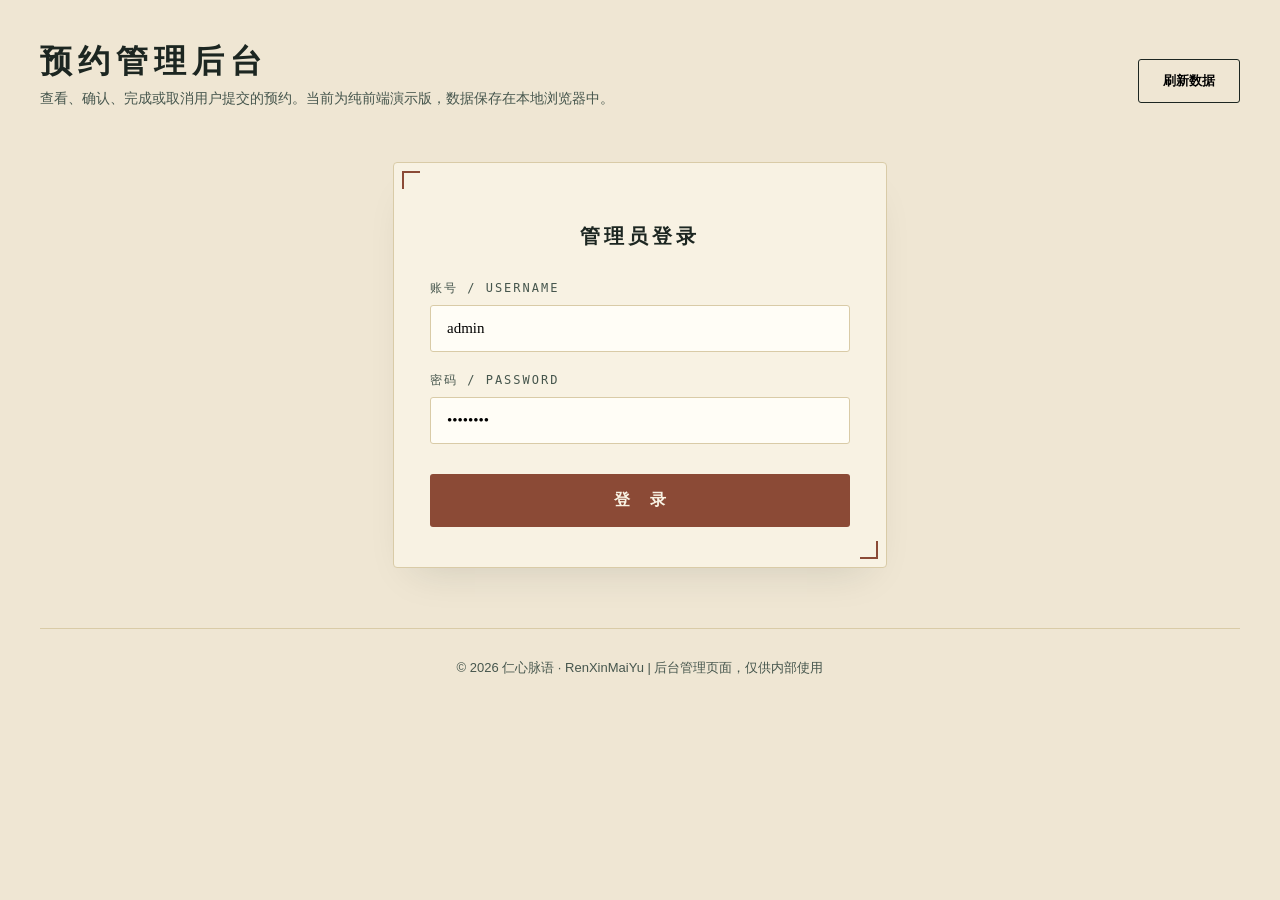
<file: admin.html>
<!DOCTYPE html>
<html lang="zh-CN">
<head>
<meta charset="UTF-8">
<meta name="viewport" content="width=device-width, initial-scale=1">
<title>预约管理后台 · 仁心脉语</title>
<link rel="icon" href="images/logo.png">
<link rel="stylesheet" href="css/style.css">
<style>
  /* ============ 管理后台专属增强样式 ============ */
  body { background: #efe6d3; font-family: 'Noto Sans SC', sans-serif; color: #1c2621; margin: 0; }
  .admin-wrap { max-width: 1200px; margin: 0 auto; padding: 40px 20px; }
  .admin-header { display: flex; justify-content: space-between; align-items: center; margin-bottom: 40px; }
  .admin-header h1 { font-family: 'Noto Serif SC', serif; font-size: 32px; letter-spacing: 6px; color: #1c2621; margin: 0; }
  .admin-header p { font-size: 14px; color: #46564d; margin-top: 6px; }
  
  /* 登录卡片 */
  .login-card { max-width: 420px; margin: 0 auto 50px; background: #f8f2e3; border: 1px solid #d9cba7; border-radius: 4px; padding: 40px 36px; position: relative; box-shadow: 0 20px 40px -20px rgba(28,38,33,0.15); }
  .login-card::before, .login-card::after { content: ""; position: absolute; width: 16px; height: 16px; }
  .login-card::before { top: 8px; left: 8px; border-top: 2px solid #8b4a36; border-left: 2px solid #8b4a36; }
  .login-card::after { bottom: 8px; right: 8px; border-bottom: 2px solid #8b4a36; border-right: 2px solid #8b4a36; }
  .login-card h3 { font-family: 'Noto Serif SC', serif; font-size: 20px; text-align: center; letter-spacing: 4px; margin-bottom: 30px; }
  .login-field { display: flex; flex-direction: column; gap: 8px; margin-bottom: 20px; }
  .login-field label { font-size: 12px; font-family: 'JetBrains Mono', monospace; letter-spacing: 2px; color: #46564d; }
  .login-field input { padding: 14px 16px; border: 1px solid #d9cba7; background: #fffdf6; border-radius: 3px; font-family: 'Noto Serif SC', serif; font-size: 15px; outline: none; }
  .login-field input:focus { border-color: #8b4a36; }
  .login-btn { width: 100%; padding: 16px; margin-top: 10px; background: #8b4a36; color: #f8f2e3; font-family: 'Noto Serif SC', serif; font-size: 16px; font-weight: bold; letter-spacing: 8px; text-indent: 8px; border: none; border-radius: 3px; cursor: pointer; transition: all .2s; }
  .login-btn:hover { background: #713a29; transform: translateY(-1px); }

  /* 管理面板 */
  #admin-area { display: none; }
  .stats-grid { display: grid; grid-template-columns: repeat(3, 1fr); gap: 20px; margin-bottom: 40px; }
  .stat-card { background: #f8f2e3; border: 1px solid #d9cba7; padding: 28px; border-radius: 4px; position: relative; box-shadow: 0 4px 12px -6px rgba(28,38,33,0.08); }
  .stat-card::before { content: ""; position: absolute; top: 14px; right: 14px; width: 8px; height: 8px; background: #8b4a36; border-radius: 50%; }
  .stat-card b { display: block; font-family: 'Noto Serif SC', serif; font-size: 32px; color: #1c2621; line-height: 1.2; }
  .stat-card span { font-size: 13px; color: #46564d; font-family: 'Noto Serif SC', serif; margin-top: 8px; display: block; }

  /* ============ 员工管理 ============ */
  .staff-section { background: #f8f2e3; border: 1px solid #d9cba7; border-radius: 4px; padding: 24px 30px; margin-bottom: 40px; box-shadow: 0 4px 12px -6px rgba(28,38,33,0.08); }
  .staff-section h3 { font-family: 'Noto Serif SC', serif; font-size: 18px; margin: 0 0 16px; display: flex; justify-content: space-between; align-items: center; }
  .staff-tags { display: flex; flex-wrap: wrap; gap: 10px; margin-bottom: 16px; }
  .staff-tag { background: #dfeadf; border: 1px solid #6f8a78; color: #4c6b58; padding: 6px 12px; border-radius: 99px; font-size: 14px; display: flex; align-items: center; gap: 8px; }
  .staff-tag .remove { cursor: pointer; font-weight: bold; color: #8b4a36; }
  .staff-tag .remove:hover { color: #1c2621; }
  .staff-add-form { display: flex; gap: 10px; }
  .staff-add-form input { padding: 10px 16px; border: 1px solid #d9cba7; background: #fffdf6; border-radius: 3px; font-size: 14px; outline: none; width: 200px; }
  .staff-add-form button { padding: 10px 20px; background: #4c6b58; color: #f8f2e3; border: none; border-radius: 3px; cursor: pointer; font-size: 14px; }

  /* ============ 排班看板 ============ */
  .schedule-section { background: #f8f2e3; border: 1px solid #d9cba7; border-radius: 4px; padding: 30px; margin-bottom: 40px; box-shadow: 0 4px 12px -6px rgba(28,38,33,0.08); }
  .schedule-header { display: flex; justify-content: space-between; align-items: center; border-bottom: 2px solid #d9cba7; padding-bottom: 16px; margin-bottom: 24px; }
  .schedule-header h2 { font-family: 'Noto Serif SC', serif; font-size: 20px; letter-spacing: 4px; margin: 0; }
  .schedule-header .controls { display: flex; gap: 12px; align-items: center; }
  .schedule-header input { padding: 10px 16px; border: 1px solid #d9cba7; background: #fffdf6; border-radius: 3px; font-family: 'Noto Serif SC', serif; font-size: 15px; outline: none; }
  .btn-schedule { padding: 10px 24px; background: #4c6b58; color: #f8f2e3; border: none; border-radius: 3px; cursor: pointer; font-family: 'Noto Serif SC', serif; font-size: 15px; font-weight: bold; transition: all .2s; }
  .btn-schedule:hover { background: #3b5546; transform: translateY(-1px); }
  
  .schedule-grid { display: grid; grid-template-columns: repeat(auto-fill, minmax(280px, 1fr)); gap: 16px; }
  .schedule-card { border: 1px solid #d9cba7; border-radius: 4px; padding: 16px; background: #fffdf6; transition: all .2s; display: flex; flex-direction: column; gap: 12px; }
  .schedule-card.full { border-color: #8b4a36; background: #fdf6f3; }
  .schedule-card.warning { border-color: #a9793c; background: #fdfaf2; }
  .schedule-slot-head { display: flex; justify-content: space-between; align-items: center; border-bottom: 1px dashed #d9cba7; padding-bottom: 8px; }
  .slot-time { font-family: 'JetBrains Mono', monospace; font-size: 15px; font-weight: 700; color: #1c2621; }
  .slot-cap { font-size: 11px; font-weight: 600; padding: 2px 8px; border-radius: 99px; }
  .slot-cap.free { background: #dfeadf; color: #4c6b58; }
  .slot-cap.warn { background: #f3e6c9; color: #8a6129; }
  .slot-cap.full { background: #f2dcd6; color: #8b4a36; }
  
  .slot-staff { font-size: 13px; color: #46564d; background: #efe6d3; padding: 8px 12px; border-radius: 3px; border-left: 3px solid #4c6b58; }
  .slot-staff b { color: #1c2621; }
  .slot-staff .no-staff { color: #d9cba7; font-style: italic; }
  
  .slot-users { display: flex; flex-direction: column; gap: 6px; margin-top: 4px; }
  .slot-user { display: flex; justify-content: space-between; font-size: 12px; color: #46564d; }
  .slot-user b { color: #1c2621; }
  .slot-empty { font-size: 12px; color: #d9cba7; text-align: center; padding: 4px 0; }

  /* 工具栏和表格 */
  .toolbar { display: flex; gap: 12px; margin-bottom: 24px; flex-wrap: wrap; }
  .toolbar input, .toolbar select { padding: 12px 16px; border: 1px solid #d9cba7; background: #f8f2e3; border-radius: 3px; font-size: 14px; outline: none; }
  .toolbar input:focus, .toolbar select:focus { border-color: #8b4a36; }
  .toolbar #search-input { flex: 1; min-width: 200px; }
  .toolbar .btn-ghost { padding: 12px 24px; border: 1px solid #1c2621; background: transparent; color: #1c2621; border-radius: 3px; cursor: pointer; }
  .toolbar .btn-ghost:hover { background: #1c2621; color: #f8f2e3; }

  .table-wrap { background: #f8f2e3; border: 1px solid #d9cba7; border-radius: 4px; overflow-x: auto; box-shadow: 0 10px 30px -20px rgba(28,38,33,0.1); }
  .data-table { width: 100%; border-collapse: collapse; font-size: 14px; min-width: 960px; }
  .data-table th { background: #e4d7b9; padding: 16px 20px; text-align: left; font-family: 'Noto Serif SC', serif; font-weight: 600; color: #46564d; letter-spacing: 1.5px; white-space: nowrap; border-bottom: 2px solid #d9cba7; }
  .data-table td { padding: 16px 20px; border-bottom: 1px solid #d9cba7; color: #1c2621; white-space: nowrap; }
  .data-table tbody tr:hover { background: #efe6d3; }
  .data-table td.note-cell { white-space: normal; max-width: 220px; color: #46564d; }

  .badge { display: inline-block; padding: 4px 12px; border-radius: 99px; font-size: 12px; font-weight: 500; }
  .badge.待确认 { background: #f3e6c9; color: #8a6129; }
  .badge.已确认 { background: #dfeadf; color: #4c6b58; }
  .badge.已完成 { background: #e2e6e3; color: #46564d; }
  .badge.已取消 { background: #f2dcd6; color: #8b4a36; }
  .badge.已拒绝 { background: #f2dcd6; color: #8b4a36; }

  select.status-select { font-size: 12px; padding: 6px 10px; border: 1px solid #d9cba7; border-radius: 3px; background: #fffdf6; outline: none; cursor: pointer; margin-right: 6px; }
  .del-btn { font-size: 12px; color: #8b4a36; background: transparent; border: 1px solid #8b4a36; padding: 6px 12px; border-radius: 3px; cursor: pointer; transition: all .2s; }
  .del-btn:hover { background: #8b4a36; color: #f8f2e3; }

  .admin-footer { text-align: center; margin-top: 60px; padding: 30px 0; border-top: 1px solid #d9cba7; color: #46564d; font-size: 13px; }

  @media (max-width: 720px) {
    .stats-grid { grid-template-columns: 1fr; }
    .login-card { margin: 0 16px 30px; padding: 30px 20px; }
    .schedule-header { flex-direction: column; align-items: flex-start; gap: 12px; }
    .staff-add-form { flex-direction: column; }
    .staff-add-form input { width: 100%; }
  }
</style>
</head>
<body>

<div class="admin-wrap">
  <div class="admin-header">
    <div>
      <h1>预约管理后台</h1>
      <p>查看、确认、完成或取消用户提交的预约。当前为纯前端演示版，数据保存在本地浏览器中。</p>
    </div>
    <button class="btn-ghost" id="refresh-btn" style="padding: 12px 24px; border: 1px solid #1c2621; background: transparent; border-radius: 3px; cursor: pointer; font-weight: bold;">刷新数据</button>
  </div>

  <!-- 登录卡片 -->
  <div id="login-area" class="login-card">
    <h3>管理员登录</h3>
    <div class="login-field">
      <label>账号 / USERNAME</label>
      <input type="text" id="username" value="admin">
    </div>
    <div class="login-field">
      <label>密码 / PASSWORD</label>
      <input type="password" id="password" value="admin123">
    </div>
    <button class="login-btn" onclick="login()">登 录</button>
  </div>

  <!-- 管理区域 -->
  <div id="admin-area">
    <!-- 数据统计 -->
    <div class="stats-grid" id="admin-stats"></div>

    <!-- 员工管理 -->
    <div class="staff-section">
      <h3>👥 员工池管理</h3>
      <div class="staff-tags" id="staff-tags"></div>
      <div class="staff-add-form">
        <input type="text" id="new-staff-name" placeholder="输入员工姓名，如：张三">
        <button onclick="addStaff()">添加员工</button>
      </div>
    </div>

    <!-- 排班看板 -->
    <div class="schedule-section">
      <div class="schedule-header">
        <h2>📅 排班看板</h2>
        <div class="controls">
          <label style="font-size:13px;color:#46564d;">选择日期：</label>
          <input type="date" id="schedule-date">
          <button class="btn-schedule" onclick="runAutoSchedule()">⚡ 一键自动排班</button>
        </div>
      </div>
      <div class="schedule-grid" id="schedule-grid">
        <!-- 排班卡片由 JS 动态生成 -->
      </div>
    </div>

    <!-- 搜索与筛选 -->
    <div class="toolbar">
      <input type="text" id="search-input" placeholder="按姓名 / 电话 / 单位搜索">
      <select id="status-filter">
        <option value="all">全部状态</option>
        <option value="待确认">待确认</option>
        <option value="已确认">已确认</option>
        <option value="已完成">已完成</option>
        <option value="已取消">已取消</option>
        <option value="已拒绝">已拒绝</option>
      </select>
      <input type="date" id="date-filter">
      <button class="btn-ghost" id="clear-filter-btn" style="border: 1px solid #1c2621; background: transparent; padding: 12px 24px; border-radius: 3px; cursor: pointer;">清除筛选</button>
    </div>

    <div class="table-wrap">
      <table class="data-table">
        <thead>
          <tr>
            <th>ID</th><th>姓名</th><th>电话</th><th>单位/机构</th><th>预约类型</th><th>日期</th><th>时段</th><th>留言</th><th>状态</th><th>提交时间</th><th>操作</th>
          </tr>
        </thead>
        <tbody id="admin-tbody">
          <tr><td colspan="11" style="text-align:center;color:#d9cba7;padding:40px;">正在加载...</td></tr>
        </tbody>
      </table>
    </div>
  </div>

  <div class="admin-footer">
    © 2026 仁心脉语 · RenXinMaiYu | 后台管理页面，仅供内部使用
  </div>
</div>

<script>
  const STORAGE_KEY = 'rxmy_bookings';
  const HEALTH_KEY = 'rxmy_health_records';
  const STAFF_KEY = 'rxmy_staff';
  const SCHEDULE_KEY = 'rxmy_schedules';
  const STATUS_OPTIONS = ['待确认', '已确认', '已完成', '已取消', '已拒绝'];

  // 默认时间段（需与用户预约页保持一致）
  const DEFAULT_SLOTS = [
    "09:00 - 10:00", "10:00 - 11:00", "11:00 - 12:00",
    "14:00 - 15:00", "15:00 - 16:00", "16:00 - 17:00", "19:00 - 20:00"
  ];
  const SLOT_CAPACITY = 3; // 每个时段最多容纳 3 人

  // 默认员工池
  const INITIAL_STAFF = ['黎昌成', '戴锦生', '吴泳瑜', '蔡紫欣', '杨诗琪'];

  function qs(id) { return document.getElementById(id); }
  function getBookings() { try { return JSON.parse(localStorage.getItem(STORAGE_KEY) || '[]'); } catch (e) { return []; } }
  function saveBookings(list) { localStorage.setItem(STORAGE_KEY, JSON.stringify(list)); }
  function getHealthRecords() { try { return JSON.parse(localStorage.getItem(HEALTH_KEY) || '[]'); } catch (e) { return []; } }
  function saveHealthRecords(list) { localStorage.setItem(HEALTH_KEY, JSON.stringify(list)); }
  
  // 员工管理
  function getStaff() { try { return JSON.parse(localStorage.getItem(STAFF_KEY)) || INITIAL_STAFF; } catch (e) { return INITIAL_STAFF; } }
  function saveStaff(list) { localStorage.setItem(STAFF_KEY, JSON.stringify(list)); }
  
  // 排班管理
  function getSchedules() { try { return JSON.parse(localStorage.getItem(SCHEDULE_KEY) || '{}'); } catch (e) { return {}; } }
  function saveSchedules(obj) { localStorage.setItem(SCHEDULE_KEY, JSON.stringify(obj)); }

  function login() {
    if (qs('username').value === 'admin' && qs('password').value === 'admin123') {
      localStorage.setItem('admin_token', 'fake_token');
      qs('login-area').style.display = 'none';
      qs('admin-area').style.display = 'block';
      initAdmin();
    } else { alert('账号或密码错误（演示账号：admin / admin123）'); }
  }

  function initAdmin() {
    const today = new Date().toISOString().slice(0, 10);
    qs('schedule-date').value = today;
    renderStaff();
    renderSchedule(today);
    loadBookings();
  }

  // ==================== 员工管理 ====================
  function renderStaff() {
    const list = getStaff();
    const el = qs('staff-tags');
    if (!list.length) {
      el.innerHTML = '<span style="color:#d9cba7;font-size:14px;">暂无员工，请添加</span>';
      return;
    }
    el.innerHTML = list.map((name, index) => `
      <span class="staff-tag">
        ${name}
        <span class="remove" onclick="removeStaff(${index})">✕</span>
      </span>
    `).join('');
  }

  function addStaff() {
    const input = qs('new-staff-name');
    const name = input.value.trim();
    if (!name) return alert('请输入员工姓名！');
    const list = getStaff();
    if (list.includes(name)) return alert('该员工已存在！');
    list.push(name);
    saveStaff(list);
    renderStaff();
    input.value = '';
  }

  function removeStaff(index) {
    if (!confirm('确定要删除该员工吗？')) return;
    const list = getStaff();
    list.splice(index, 1);
    saveStaff(list);
    renderStaff();
    // 刷新排班看板，移除已删除员工的排班
    renderSchedule(qs('schedule-date').value);
  }

  // ==================== 排班逻辑 ====================
  // 将时间字符串标准化为 DEFAULT_SLOTS 格式
  function normalizeSlot(slotStr) {
    if (!slotStr) return '';
    // 直接匹配
    if (DEFAULT_SLOTS.includes(slotStr)) return slotStr;
    // 如果是 "10:30" 这种格式，寻找对应的时段
    if (slotStr.includes(':')) {
      const hour = parseInt(slotStr.split(':')[0]);
      const paddedHour = hour.toString().padStart(2, '0');
      const found = DEFAULT_SLOTS.find(s => s.startsWith(paddedHour));
      if (found) return found;
    }
    return slotStr; // 兜底
  }

  // 渲染排班看板
  function renderSchedule(dateStr) {
    const grid = qs('schedule-grid');
    const allBookings = getBookings();
    const allSchedules = getSchedules();
    const daySchedule = allSchedules[dateStr] || {};
    
    // 过滤出当前日期的有效预约
    const dayBookings = allBookings.filter(b => 
      b.date === dateStr && b.status !== '已取消' && b.status !== '已拒绝'
    );

    // 按标准化时段分组
    const slotMap = {};
    DEFAULT_SLOTS.forEach(s => slotMap[s] = []);
    dayBookings.forEach(b => {
      const normalized = normalizeSlot(b.slot);
      if (slotMap[normalized]) slotMap[normalized].push(b);
    });

    let html = '';
    DEFAULT_SLOTS.forEach(slot => {
      const users = slotMap[slot];
      const count = users.length;
      const staffAssigned = daySchedule[slot] || [];
      
      let capClass = 'free';
      let capText = `余 ${SLOT_CAPACITY - count} 位`;

      if (count >= SLOT_CAPACITY) {
        capClass = 'full';
        capText = '已满';
      } else if (count === SLOT_CAPACITY - 1) {
        capClass = 'warn';
        capText = '紧张';
      }

      const userList = users.length > 0 
        ? users.map(u => `<div class="slot-user"><span><b>${u.name}</b> (${u.phone})</span><span>${u.status}</span></div>`).join('')
        : '<div class="slot-empty">暂无预约</div>';

      const staffText = staffAssigned.length > 0 
        ? `👤 值班员工：<b>${staffAssigned.join('、')}</b>`
        : '<span class="no-staff">👤 未安排值班员工</span>';

      html += `
        <div class="schedule-card ${capClass}">
          <div class="schedule-slot-head">
            <span class="slot-time">${slot}</span>
            <span class="slot-cap ${capClass}">${capText}</span>
          </div>
          <div class="slot-staff">${staffText}</div>
          <div class="slot-users">
            ${userList}
          </div>
        </div>
      `;
    });

    grid.innerHTML = html;
  }

  // ★★★ 一键自动排班 ★★★
  function runAutoSchedule() {
    const staffList = getStaff();
    if (staffList.length === 0) return alert('员工池为空，请先添加员工！');
    
    const date = qs('schedule-date').value;
    if (!date) return alert('请先选择排班日期！');

    const dayBookings = getBookings().filter(b => 
      b.date === date && b.status !== '已取消' && b.status !== '已拒绝'
    );

    if (dayBookings.length === 0) {
      return alert('当天没有有效预约，无需排班。');
    }

    // 按标准化时段统计人数
    const slotCounts = {};
    DEFAULT_SLOTS.forEach(s => slotCounts[s] = 0);
    dayBookings.forEach(b => {
      const normalized = normalizeSlot(b.slot);
      if (slotCounts[normalized] !== undefined) slotCounts[normalized]++;
    });

    const newSchedule = {};
    let staffPointer = 0;

    // 轮询分配算法
    DEFAULT_SLOTS.forEach(slot => {
      const count = slotCounts[slot];
      if (count > 0) {
        // 规则：1-2 人安排 1 名员工，3 人及以上安排 2 名员工
        const needed = count >= 3 ? 2 : 1;
        const assigned = [];
        for (let i = 0; i < needed; i++) {
          assigned.push(staffList[staffPointer % staffList.length]);
          staffPointer++;
        }
        newSchedule[slot] = assigned;
      } else {
        newSchedule[slot] = [];
      }
    });

    // 保存排班结果
    const allSchedules = getSchedules();
    allSchedules[date] = newSchedule;
    saveSchedules(allSchedules);

    // 重新渲染
    renderSchedule(date);
    alert('自动排班完成！请查看排班看板。');
  }

  // ==================== 预约管理与表格 ====================
  function generateHealthRecord(booking) {
    const idx = Math.floor(Math.random() * 8);
    const CONDITIONS = [
      { constitution: '气虚质', syndrome: '气虚证', desc: '元气不足，以神疲乏力、少气懒言、自汗等为主要特征。', face: '面色淡白', tongue: '舌质淡、苔薄白', diet: '宜食山药、黄芪、大枣。', life: '规律作息，避免熬夜。', exercise: '散步、太极拳。', emotion: '保持心情舒畅。', acupoints: '足三里、气海', herbs: ['山药','黄芪'] },
      { constitution: '阳虚质', syndrome: '阳虚证', desc: '阳气不足，以畏寒怕冷、手足不温、喜热饮食等虚寒表现为主要特征。', face: '面色㿠白', tongue: '舌质淡胖、苔白滑', diet: '宜食羊肉、生姜、桂圆。', life: '注意保暖。', exercise: '快走、慢跑。', emotion: '保持乐观。', acupoints: '命门、肾俞', herbs: ['当归','生姜'] },
      { constitution: '阴虚质', syndrome: '阴虚火旺', desc: '阴液亏少，以口燥咽干、手足心热、喜冷饮等虚热表现为主要特征。', face: '颧红、唇干', tongue: '舌红少苔', diet: '宜食银耳、百合。', life: '早睡早起。', exercise: '散步、游泳。', emotion: '保持平和。', acupoints: '太溪、三阴交', herbs: ['银耳','百合'] },
      { constitution: '痰湿质', syndrome: '脾虚湿盛', desc: '痰湿凝聚，以形体肥胖、腹部肥满、口黏苔腻等为主要特征。', face: '面垢油光', tongue: '舌体胖大、苔白腻', diet: '宜食薏米、赤小豆。', life: '环境干燥通风。', exercise: '有氧运动。', emotion: '多参加户外活动。', acupoints: '丰隆、阴陵泉', herbs: ['薏米','赤小豆'] },
      { constitution: '湿热质', syndrome: '湿热蕴结', desc: '湿热内蕴，以面垢油光、口苦口干、易生痤疮等为主要特征。', face: '面垢油光、易生痤疮', tongue: '舌质红、苔黄腻', diet: '宜食绿豆、冬瓜。', life: '凉爽通风。', exercise: '大运动量有氧运动。', emotion: '心态平和。', acupoints: '阴陵泉、三阴交', herbs: ['绿豆','荷叶'] },
      { constitution: '血瘀质', syndrome: '血瘀证', desc: '血行不畅，以肤色晦暗、舌质紫暗、易忘事等为主要特征。', face: '面色晦暗', tongue: '舌质紫暗', diet: '宜食山楂、玫瑰花。', life: '注意保暖。', exercise: '促进血液循环的运动。', emotion: '心情舒畅。', acupoints: '血海、膈俞', herbs: ['山楂','玫瑰花'] },
      { constitution: '气郁质', syndrome: '肝郁气滞', desc: '长期情志不畅、气机郁滞，以性格内向、情绪不稳定、胸胁胀满等为主要特征。', face: '面色偏暗', tongue: '舌质淡红', diet: '宜食玫瑰花、陈皮。', life: '明亮通风。', exercise: '调节情绪的运动。', emotion: '培养乐观性格。', acupoints: '太冲、行间', herbs: ['玫瑰花','陈皮'] },
      { constitution: '气血两虚', syndrome: '气血两虚证', desc: '气血不足，以面色淡白、神疲乏力、心悸失眠等为主要特征。', face: '面色苍白', tongue: '舌质淡', diet: '宜食红枣、桂圆。', life: '保证充足睡眠。', exercise: '温和运动。', emotion: '心情愉悦。', acupoints: '足三里、血海', herbs: ['红枣','桂圆'] }
    ];
    const c = CONDITIONS[idx];
    return {
      id: 'hr_' + Date.now(), bookingId: booking.id, phone: booking.phone, name: booking.name,
      code: booking.code, serviceName: booking.typeTitle, date: booking.date, slot: booking.slot,
      constitution: c.constitution, syndrome: c.syndrome, desc: c.desc, face: c.face, tongue: c.tongue,
      heartRate: 72 + Math.floor(Math.random() * 10) - 4, temperature: (36.2 + Math.random() * 0.6).toFixed(1),
      diet: c.diet, life: c.life, exercise: c.exercise, emotion: c.emotion,
      acupoints: c.acupoints, herbs: c.herbs, createdAt: new Date().toLocaleString('zh-CN')
    };
  }

  function renderStats() {
    const list = getBookings();
    const pending = list.filter(b => b.status === '待确认').length;
    const today = new Date().toISOString().slice(0, 10);
    const todayCount = list.filter(b => b.date === today).length;
    qs('admin-stats').innerHTML = `
      <div class="stat-card"><b>${list.length}</b><span>累计预约总数</span></div>
      <div class="stat-card"><b>${pending}</b><span>待确认预约</span></div>
      <div class="stat-card"><b>${todayCount}</b><span>今日预约</span></div>
    `;
  }

  function loadBookings() {
    qs('admin-tbody').innerHTML = '<tr><td colspan="11" style="text-align:center;color:#d9cba7;padding:40px;">正在加载...</td></tr>';
    let list = getBookings();
    const q = qs('search-input').value.trim().toLowerCase();
    const status = qs('status-filter').value;
    const date = qs('date-filter').value;
    if (q) list = list.filter(b => b.name.toLowerCase().includes(q) || b.phone.includes(q) || (b.org && b.org.toLowerCase().includes(q)));
    if (status && status !== 'all') list = list.filter(b => b.status === status);
    if (date) list = list.filter(b => b.date === date);
    list.sort((a, b) => new Date(b.createdAt) - new Date(a.createdAt));

    if (!list.length) {
      qs('admin-tbody').innerHTML = '<tr><td colspan="11" style="text-align:center;color:#d9cba7;padding:40px;">暂无符合条件的预约记录</td></tr>';
      renderStats();
      return;
    }

    qs('admin-tbody').innerHTML = list.map(b => {
      const opts = STATUS_OPTIONS.map(s => `<option value="${s}" ${s === b.status ? 'selected' : ''}>${s}</option>`).join('');
      return `
        <tr>
          <td>#${b.id.slice(-4)}</td>
          <td>${b.name}</td>
          <td>${b.phone}</td>
          <td>${b.org || '—'}</td>
          <td>${b.typeTitle}</td>
          <td>${b.date}</td>
          <td>${b.slot}</td>
          <td class="note-cell">${b.note || '—'}</td>
          <td><span class="badge ${b.status}">${b.status}</span></td>
          <td>${b.createdAt}</td>
          <td>
            <select class="status-select" onchange="updateStatus('${b.id}', this.value)">${opts}</select>
            <button class="del-btn" onclick="deleteBooking('${b.id}')">删除</button>
          </td>
        </tr>
      `;
    }).join('');
    renderStats();
  }

  function updateStatus(id, status) {
    let list = getBookings();
    const index = list.findIndex(b => b.id === id);
    if (index === -1) return;
    list[index].status = status;
    saveBookings(list);
    if (status === '已确认') {
      const healthList = getHealthRecords();
      if (!healthList.find(h => h.bookingId === id)) {
        healthList.push(generateHealthRecord(list[index]));
        saveHealthRecords(healthList);
        alert(`预约 #${id.slice(-4)} 已确认，并自动生成了健康档案！`);
      }
    }
    // 状态更新后，重新渲染排班看板
    renderSchedule(qs('schedule-date').value);
    loadBookings();
  }

  function deleteBooking(id) {
    if (!confirm('确定要删除这条预约记录吗？')) return;
    let list = getBookings();
    list = list.filter(b => b.id !== id);
    saveBookings(list);
    let h = getHealthRecords();
    h = h.filter(item => item.bookingId !== id);
    saveHealthRecords(h);
    renderSchedule(qs('schedule-date').value);
    loadBookings();
  }

  document.addEventListener('DOMContentLoaded', () => {
    if (localStorage.getItem('admin_token')) {
      qs('login-area').style.display = 'none';
      qs('admin-area').style.display = 'block';
      initAdmin();
    }
    qs('refresh-btn').addEventListener('click', () => {
      renderStaff();
      renderSchedule(qs('schedule-date').value);
      loadBookings();
    });
    qs('schedule-date').addEventListener('change', function() {
      renderSchedule(this.value);
    });
    qs('clear-filter-btn').addEventListener('click', () => {
      qs('search-input').value = ''; qs('status-filter').value = 'all'; qs('date-filter').value = '';
      loadBookings();
    });
    let timer;
    qs('search-input').addEventListener('input', () => { clearTimeout(timer); timer = setTimeout(loadBookings, 350); });
    qs('status-filter').addEventListener('change', loadBookings);
    qs('date-filter').addEventListener('change', loadBookings);
  });
</script>
</body>
</html>
</file>
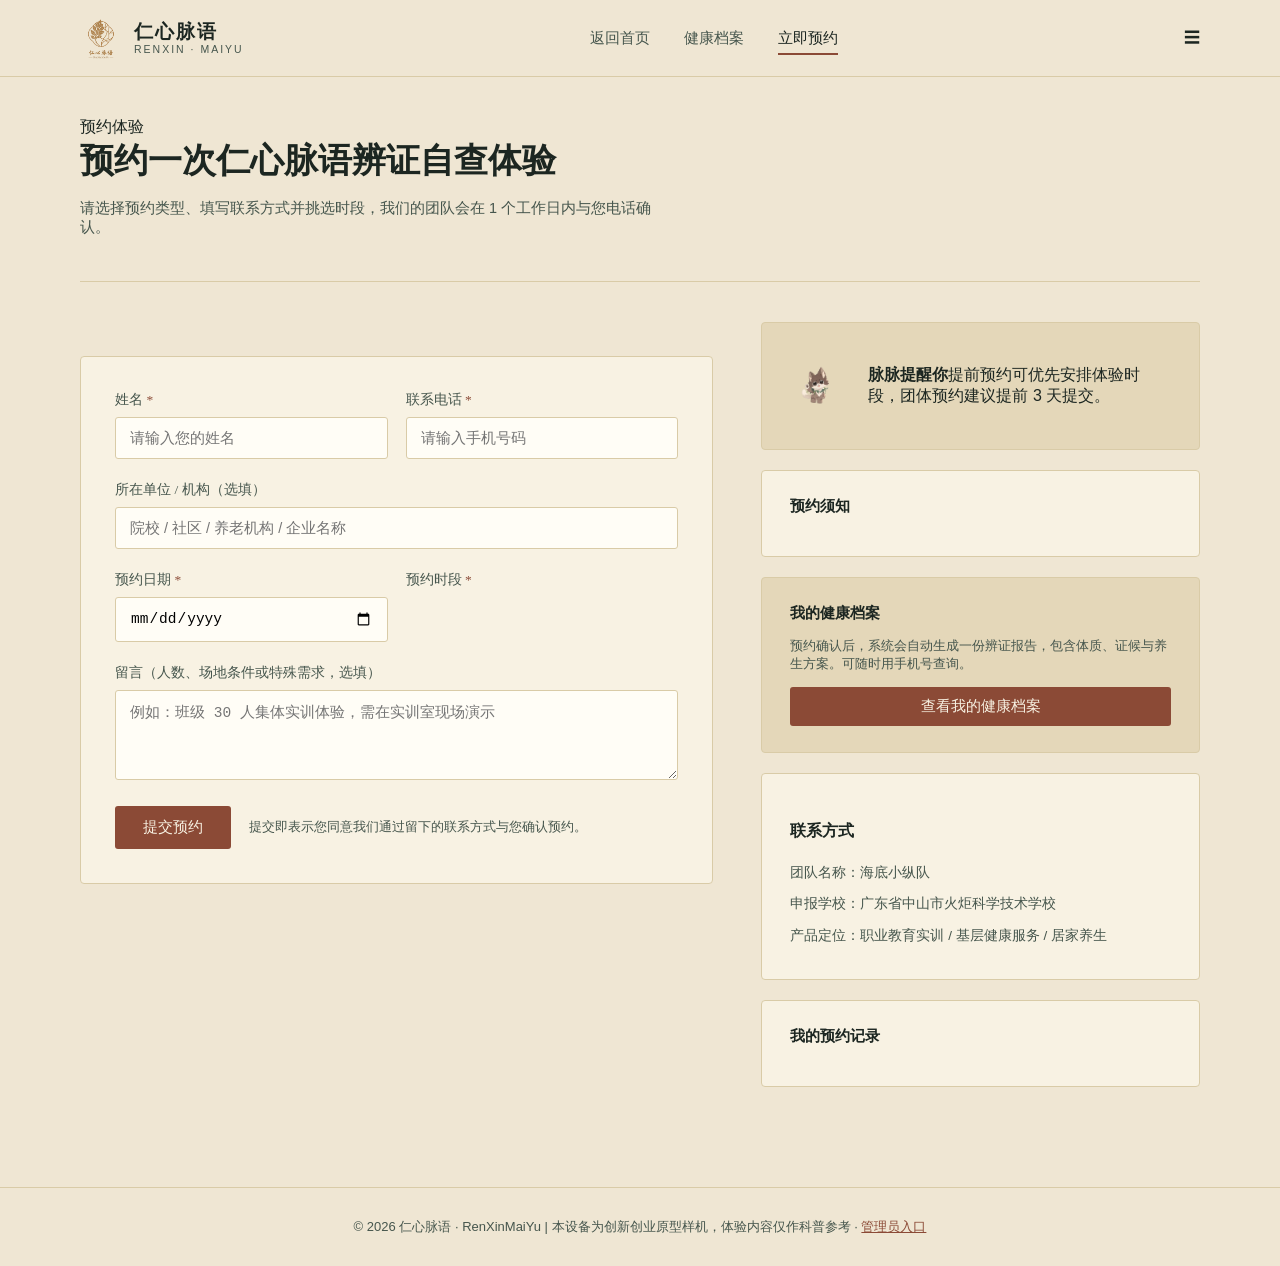
<file: booking.html>
<!DOCTYPE html>
<html lang="zh-CN">
<head>
<meta charset="UTF-8">
<meta name="viewport" content="width=device-width, initial-scale=1">
<title>预约体验 · 仁心脉语</title>
<link rel="icon" href="images/logo.png">
<link rel="stylesheet" href="css/style.css">
<style>
  /* 如果外部 CSS 未加载，这个内联样式会兜底让页面不会乱 */
  body { background: #efe6d3; font-family: 'Noto Sans SC', sans-serif; color: #1c2621; margin: 0; }
  .booking-wrap { max-width: 1120px; margin: 0 auto; padding: 40px 20px; }
  .booking-header { border-bottom: 1px solid #d9cba7; padding-bottom: 30px; margin-bottom: 40px; }
  .booking-header h1 { font-family: 'Noto Serif SC', serif; font-size: 34px; margin: 0 0 10px; color: #1c2621; }
  .booking-header p { color: #46564d; font-size: 14.5px; max-width: 600px; }
  .booking-grid { display: grid; grid-template-columns: 1.3fr 0.9fr; gap: 48px; align-items: start; }
  .type-grid { display: grid; grid-template-columns: repeat(2, 1fr); gap: 14px; margin-bottom: 34px; }
  .type-card { border: 1px solid #d9cba7; background: #f8f2e3; border-radius: 4px; padding: 18px; cursor: pointer; }
  .type-card h4 { font-size: 15px; margin: 0 0 6px; font-family: 'Noto Serif SC', serif; }
  .type-card p { font-size: 12.5px; color: #46564d; margin: 0; }
  .type-card.selected { border-color: #8b4a36; background: #fbf4e6; }
  .form-panel { background: #f8f2e3; border: 1px solid #d9cba7; border-radius: 4px; padding: 34px; }
  .field { margin-bottom: 22px; }
  .field label { display: block; font-size: 13.5px; color: #46564d; margin-bottom: 8px; font-family: 'Noto Serif SC', serif; }
  .field .req { color: #8b4a36; }
  .field input, .field textarea { width: 100%; border: 1px solid #d9cba7; background: #fffdf6; padding: 12px 14px; font-size: 14.5px; border-radius: 3px; box-sizing: border-box; }
  .field textarea { resize: vertical; min-height: 90px; }
  .field-row { display: grid; grid-template-columns: 1fr 1fr; gap: 18px; }
  .slot-grid { display: grid; grid-template-columns: repeat(3, 1fr); gap: 10px; }
  .slot { text-align: center; border: 1px solid #d9cba7; background: #fffdf6; padding: 10px 6px; font-size: 13px; border-radius: 3px; cursor: pointer; }
  .slot.selected { background: #1c2621; color: #f8f2e3; border-color: #1c2621; }
  .slot.taken { opacity: 0.4; cursor: not-allowed; text-decoration: line-through; }
  .form-submit { display: flex; align-items: center; gap: 18px; margin-top: 8px; }
  .btn-primary { background: #8b4a36; color: #f8f2e3; border: none; padding: 12px 28px; border-radius: 3px; cursor: pointer; font-size: 15px; }
  .form-note { font-size: 12.5px; color: #46564d; }
  .form-msg { font-size: 13px; margin-top: 14px; display: none; padding: 12px; border-radius: 3px; }
  .form-msg.show { display: block; }
  .form-msg.ok { background: #eaf1eb; color: #4c6b58; border: 1px solid #6f8a78; }
  .form-msg.err { background: #f7e9e5; color: #8b4a36; border: 1px solid #d9a892; }
  .side-panel { display: flex; flex-direction: column; gap: 20px; }
  .notice-card, .contact-card { background: #f8f2e3; border: 1px solid #d9cba7; border-radius: 4px; padding: 26px 28px; }
  .tip-card { background: #e4d7b9; display: flex; gap: 14px; align-items: center; }
  .tip-card img { width: 64px; border-radius: 4px; }
  .notice-card h4 { font-size: 15px; margin: 0 0 14px; font-family: 'Noto Serif SC', serif; }
  .notice-card ul { margin: 0; padding-left: 18px; }
  .notice-card li { font-size: 13px; color: #46564d; margin-bottom: 10px; }
  .contact-card p { font-size: 13.5px; color: #46564d; margin-bottom: 8px; }
  .booking-footer { text-align: center; padding: 30px; border-top: 1px solid #d9cba7; margin-top: 60px; color: #46564d; font-size: 13px; }
  .site-header { position: sticky; top: 0; z-index: 50; background: rgba(239,230,211,0.95); backdrop-filter: blur(6px); border-bottom: 1px solid #d9cba7; }
  .site-header .wrap { max-width: 1120px; margin: 0 auto; padding: 0 20px; display: flex; justify-content: space-between; align-items: center; height: 76px; }
  .brand { display: flex; align-items: center; gap: 12px; text-decoration: none; color: #1c2621; }
  .brand img { height: 42px; width: 42px; }
  .brand-text { display: flex; flex-direction: column; line-height: 1.25; }
  .brand-text .cn { font-family: 'Noto Serif SC', serif; font-size: 19px; font-weight: 700; letter-spacing: 2px; }
  .brand-text .en { font-size: 10.5px; color: #46564d; letter-spacing: 2px; }
  .main-nav { display: flex; align-items: center; gap: 34px; }
  .main-nav a { font-size: 15px; color: #46564d; text-decoration: none; position: relative; padding: 4px 0; }
  .main-nav a:hover, .main-nav a.active { color: #1c2621; }
  .main-nav a.active:not(.btn)::after { content: ""; position: absolute; left: 0; right: 0; bottom: -3px; height: 2px; background: #8b4a36; }
  @media (max-width: 980px) { .booking-grid { grid-template-columns: 1fr; } .main-nav { display: none; } }
</style>
</head>
<body>

<header class="site-header">
  <div class="wrap">
    <a class="brand" href="index.html">
      <img src="images/logo.png" alt="仁心脉语 logo">
      <span class="brand-text">
        <span class="cn">仁心脉语</span>
        <span class="en">RENXIN · MAIYU</span>
      </span>
    </a>
    <nav class="main-nav">
      <a href="index.html">返回首页</a>
      <a href="record.html">健康档案</a>
      <a href="booking.html" class="active">立即预约</a>
    </nav>
    <div class="nav-toggle">☰</div>
  </div>
</header>

<section class="booking-wrap">
  <div class="booking-header">
    <div class="section-tag">预约体验</div>
    <h1>预约一次仁心脉语辨证自查体验</h1>
    <p>请选择预约类型、填写联系方式并挑选时段，我们的团队会在 1 个工作日内与您电话确认。</p>
  </div>

  <div class="booking-grid">
    <div class="booking-main">
      <div class="type-grid" id="type-grid"></div>
      <div class="form-panel">
        <form id="booking-form" novalidate>
          <div class="field-row">
            <div class="field">
              <label>姓名 <span class="req">*</span></label>
              <input type="text" id="field-name" placeholder="请输入您的姓名" required>
            </div>
            <div class="field">
              <label>联系电话 <span class="req">*</span></label>
              <input type="tel" id="field-phone" placeholder="请输入手机号码" required>
            </div>
          </div>
          <div class="field">
            <label>所在单位 / 机构（选填）</label>
            <input type="text" id="field-org" placeholder="院校 / 社区 / 养老机构 / 企业名称">
          </div>
          <div class="field-row">
            <div class="field">
              <label>预约日期 <span class="req">*</span></label>
              <input type="date" id="field-date" required>
            </div>
            <div class="field">
              <label>预约时段 <span class="req">*</span></label>
              <div class="slot-grid" id="slot-grid"></div>
            </div>
          </div>
          <div class="field">
            <label>留言（人数、场地条件或特殊需求，选填）</label>
            <textarea id="field-note" placeholder="例如：班级 30 人集体实训体验，需在实训室现场演示"></textarea>
          </div>
          <div class="form-submit">
            <button type="submit" class="btn-primary">提交预约</button>
            <span class="form-note">提交即表示您同意我们通过留下的联系方式与您确认预约。</span>
          </div>
          <div class="form-msg" id="form-msg"></div>
        </form>
      </div>
    </div>

    <aside class="side-panel">
      <div class="notice-card tip-card">
        <img src="images/mascot.png" alt="脉脉">
        <p><b>脉脉提醒你</b>提前预约可优先安排体验时段，团体预约建议提前 3 天提交。</p>
      </div>
      <div class="notice-card">
        <h4>预约须知</h4>
        <ul id="notice-list"></ul>
      </div>
      <div class="notice-card" style="background: #e4d7b9;">
        <h4>我的健康档案</h4>
        <p style="font-size:13px;color:#46564d;margin-bottom:14px;">预约确认后，系统会自动生成一份辨证报告，包含体质、证候与养生方案。可随时用手机号查询。</p>
        <a href="record.html" class="btn-primary" style="display:block;text-align:center;text-decoration:none;padding:10px;">查看我的健康档案</a>
      </div>
      <div class="contact-card">
        <h4>联系方式</h4>
        <p>团队名称：海底小纵队</p>
        <p>申报学校：广东省中山市火炬科学技术学校</p>
        <p>产品定位：职业教育实训 / 基层健康服务 / 居家养生</p>
      </div>
      <div class="notice-card my-bookings">
        <h4>我的预约记录</h4>
        <div id="my-bookings-list"></div>
      </div>
    </aside>
  </div>
</section>

<footer class="booking-footer">
  © 2026 仁心脉语 · RenXinMaiYu | 本设备为创新创业原型样机，体验内容仅作科普参考 · <a href="admin.html" style="color:#8b4a36;">管理员入口</a>
</footer>

<script src="js/main.js"></script>
</body>
</html>
</file>
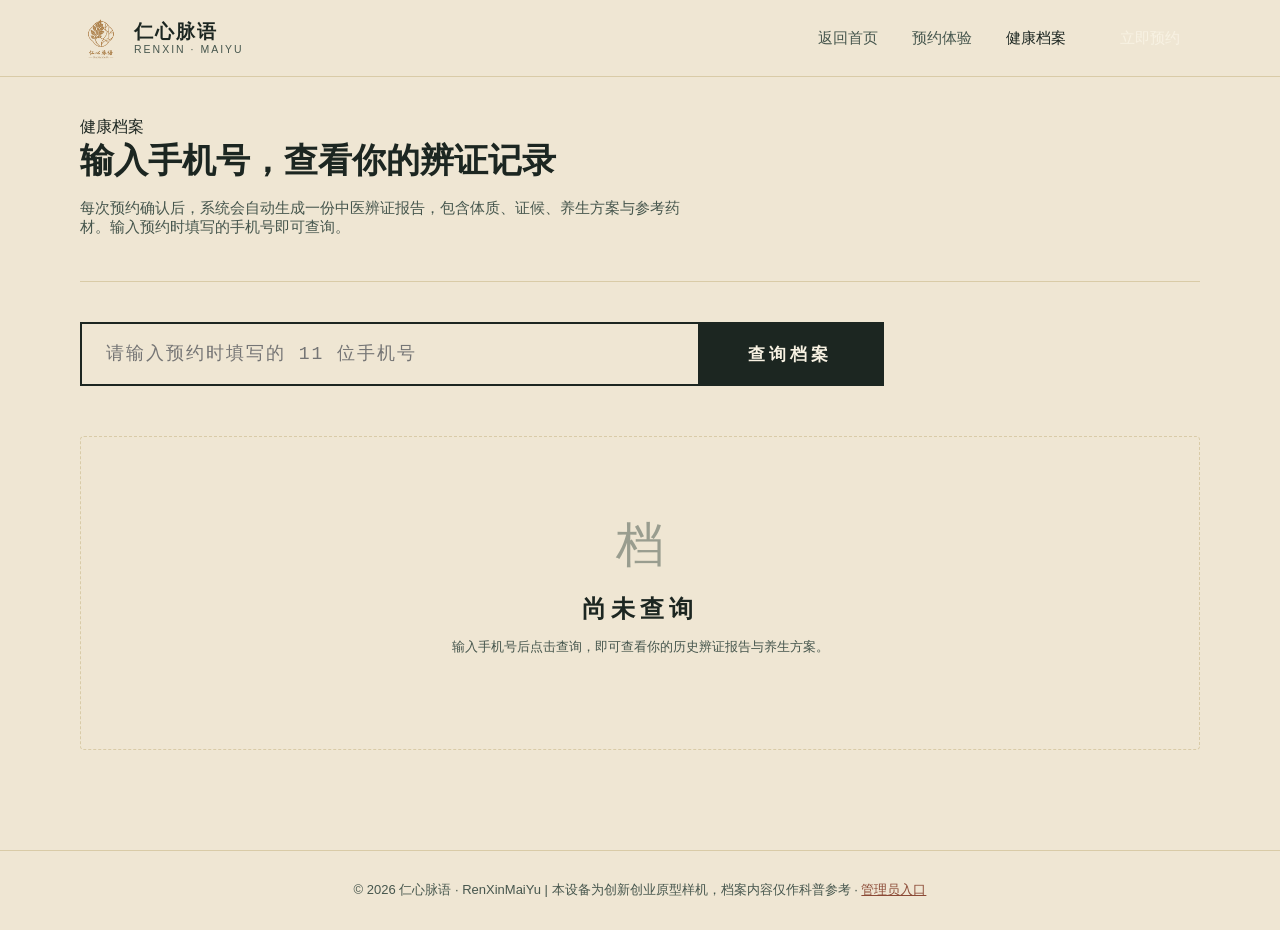
<file: record.html>
<!DOCTYPE html>
<html lang="zh-CN">
<head>
<meta charset="UTF-8">
<meta name="viewport" content="width=device-width, initial-scale=1">
<title>我的健康档案 · 仁心脉语</title>
<link rel="icon" href="images/logo.png">
<link rel="stylesheet" href="css/style.css">
<style>
  body { background: #efe6d3; font-family: 'Noto Sans SC', sans-serif; color: #1c2621; margin: 0; }
  .record-wrap { max-width: 1120px; margin: 0 auto; padding: 40px 20px; }
  .record-header { border-bottom: 1px solid #d9cba7; padding-bottom: 30px; margin-bottom: 40px; }
  .record-header h1 { font-family: 'Noto Serif SC', serif; font-size: 34px; margin: 0 0 10px; }
  .record-header p { color: #46564d; font-size: 14.5px; max-width: 600px; }
  .record-search { display: grid; grid-template-columns: 1fr auto; border: 2px solid #1c2621; max-width: 800px; margin-bottom: 50px; }
  .record-search input { padding: 20px 24px; font-size: 18px; border: none; outline: none; background: transparent; font-family: monospace; letter-spacing: 2px; }
  .record-search button { padding: 0 50px; background: #1c2621; color: #f8f2e3; border: none; font-size: 17px; font-weight: bold; letter-spacing: 4px; cursor: pointer; }
  .record-search button:hover { background: #8b4a36; }
  .record-empty { text-align: center; padding: 80px 20px; border: 1.5px dashed #d9cba7; color: #46564d; font-family: 'Noto Serif SC', serif; }
  .record-empty .re-icon { font-size: 48px; margin-bottom: 20px; opacity: 0.5; }
  .record-empty h3 { font-size: 24px; letter-spacing: 5px; margin: 0 0 10px; color: #1c2621; }
  .record-card { border-top: 2px solid #1c2621; padding: 30px 0; border-bottom: 1px solid #d9cba7; }
  .record-head { display: flex; justify-content: space-between; font-family: monospace; font-size: 14px; color: #8b4a36; margin-bottom: 20px; }
  .record-diag { text-align: center; padding: 40px 0; border-bottom: 1px solid #d9cba7; }
  .rec-label { font-size: 12px; letter-spacing: 5px; color: #8b4a36; font-weight: 700; margin-bottom: 20px; }
  .rec-constitution { font-size: 52px; font-weight: 900; letter-spacing: 12px; color: #1c2621; margin-bottom: 10px; }
  .rec-syndrome { display: inline-block; font-size: 22px; font-weight: 800; color: #8b4a36; border: 2px solid #8b4a36; padding: 8px 30px; letter-spacing: 5px; margin-bottom: 20px; }
  .rec-desc { font-size: 15px; color: #46564d; line-height: 2; max-width: 600px; margin: 0 auto; }
  .record-metrics { display: grid; grid-template-columns: repeat(4,1fr); gap: 0; border-bottom: 1px solid #d9cba7; }
  .rec-metric { padding: 30px 20px; border-right: 1px solid #d9cba7; }
  .rec-metric:last-child { border-right: none; }
  .rm-label { display: block; font-size: 11px; letter-spacing: 3px; color: #8a6129; margin-bottom: 10px; }
  .rm-value { display: block; font-size: 24px; font-weight: 900; color: #1c2621; }
  .rm-value em { font-size: 0.6em; color: #8b4a36; font-style: normal; }
  .rm-sub { display: block; font-size: 12px; color: #46564d; margin-top: 6px; }
  .rec-plan { padding: 40px 0; }
  .rec-plan-grid { display: grid; grid-template-columns: 1fr 1fr; gap: 20px; }
  .rec-plan-item { border: 1px solid #d9cba7; padding: 24px; }
  .rec-plan-item h5 { font-family: 'Noto Serif SC', serif; font-size: 16px; margin: 0 0 10px; color: #1c2621; }
  .rec-plan-item p { font-size: 14px; color: #46564d; margin: 0; line-height: 1.8; }
  .rec-herbs { display: flex; flex-wrap: wrap; gap: 10px; }
  .rec-herb { border: 1.5px solid #d9cba7; padding: 10px 24px; font-weight: 800; letter-spacing: 4px; background: #f8f2e3; }
  .record-footer { text-align: center; padding: 30px; border-top: 1px solid #d9cba7; margin-top: 60px; color: #46564d; font-size: 13px; }
  .site-header { position: sticky; top: 0; z-index: 50; background: rgba(239,230,211,0.95); backdrop-filter: blur(6px); border-bottom: 1px solid #d9cba7; }
  .site-header .wrap { max-width: 1120px; margin: 0 auto; padding: 0 20px; display: flex; justify-content: space-between; align-items: center; height: 76px; }
  .brand { display: flex; align-items: center; gap: 12px; text-decoration: none; color: #1c2621; }
  .brand img { height: 42px; width: 42px; }
  .brand-text { display: flex; flex-direction: column; line-height: 1.25; }
  .brand-text .cn { font-family: 'Noto Serif SC', serif; font-size: 19px; font-weight: 700; letter-spacing: 2px; }
  .brand-text .en { font-size: 10.5px; color: #46564d; letter-spacing: 2px; }
  .main-nav { display: flex; align-items: center; gap: 34px; }
  .main-nav a { font-size: 15px; color: #46564d; text-decoration: none; }
  .main-nav a:hover, .main-nav a.active { color: #1c2621; }
  @media (max-width: 720px) { .record-search { grid-template-columns: 1fr; } .record-search button { padding: 18px; } .record-metrics { grid-template-columns: 1fr 1fr; } .rec-metric { border-right: none; border-bottom: 1px solid #d9cba7; } .rec-constitution { font-size: 36px; letter-spacing: 6px; } .main-nav { display: none; } }
</style>
</head>
<body>

<header class="site-header">
  <div class="wrap">
    <a class="brand" href="index.html">
      <img src="images/logo.png" alt="仁心脉语 logo">
      <span class="brand-text">
        <span class="cn">仁心脉语</span>
        <span class="en">RENXIN · MAIYU</span>
      </span>
    </a>
    <nav class="main-nav">
      <a href="index.html">返回首页</a>
      <a href="booking.html">预约体验</a>
      <a href="record.html" class="active">健康档案</a>
      <a href="booking.html" class="btn-primary" style="padding: 10px 20px; text-decoration: none; color: #f8f2e3; border-radius: 3px;">立即预约</a>
    </nav>
  </div>
</header>

<section class="record-wrap">
  <div class="record-header">
    <div class="section-tag">健康档案</div>
    <h1>输入手机号，查看你的辨证记录</h1>
    <p>每次预约确认后，系统会自动生成一份中医辨证报告，包含体质、证候、养生方案与参考药材。输入预约时填写的手机号即可查询。</p>
  </div>

  <div class="record-search">
    <input type="tel" id="record-phone" maxlength="11" placeholder="请输入预约时填写的 11 位手机号">
    <button id="record-query">查询档案</button>
  </div>

  <div id="record-result">
    <div class="record-empty">
      <div class="re-icon">档</div>
      <h3>尚未查询</h3>
      <p>输入手机号后点击查询，即可查看你的历史辨证报告与养生方案。</p>
    </div>
  </div>
</section>

<footer class="record-footer">
  © 2026 仁心脉语 · RenXinMaiYu | 本设备为创新创业原型样机，档案内容仅作科普参考 · <a href="admin.html" style="color:#8b4a36;">管理员入口</a>
</footer>

<script src="js/record.js"></script>
</body>
</html>
</file>
<file: css/style.css>
/* ============================= 健康档案页 ============================= */
.record-hero {
  padding: 64px 0 40px;
  border-bottom: 1px solid var(--paper-line);
}
.record-hero h1 { font-size: 32px; margin: 12px 0; max-width: 22ch; }
.record-hero p { font-size: 14px; color: var(--ink-soft); max-width: 62ch; }

.record-body { padding: 48px 0 96px; }

.record-search {
  display: flex;
  gap: 12px;
  max-width: 640px;
  margin-bottom: 40px;
}
.record-search input {
  flex: 1;
  border: 1px solid var(--paper-line);
  background: var(--paper);
  padding: 14px 18px;
  font-family: var(--sans);
  font-size: 15px;
  border-radius: 3px;
  color: var(--ink);
  letter-spacing: 0.05em;
}
.record-search input:focus { outline: none; border-color: var(--clay); }

.record-empty {
  text-align: center;
  padding: 64px 24px;
  border: 1px dashed var(--paper-line);
  border-radius: 4px;
  color: var(--ink-soft);
}
.record-empty .re-icon {
  width: 56px; height: 56px;
  margin: 0 auto 20px;
  border: 2px solid var(--clay);
  color: var(--clay);
  font-family: var(--serif);
  font-size: 26px;
  display: flex; align-items: center; justify-content: center;
  border-radius: 50%;
}
.record-empty h3 { font-size: 18px; margin-bottom: 8px; }
.record-empty p { font-size: 13px; }

.record-loading {
  text-align: center;
  padding: 60px 0;
  color: var(--ink-soft);
  font-size: 14px;
}

.record-summary {
  display: flex;
  align-items: baseline;
  gap: 20px;
  flex-wrap: wrap;
  padding-bottom: 22px;
  border-bottom: 2px solid var(--ink);
  margin-bottom: 40px;
}
.record-summary .rs-label {
  font-size: 11px;
  letter-spacing: 0.3em;
  color: var(--clay);
  font-weight: 500;
}
.record-summary .rs-title {
  font-family: var(--serif);
  font-size: 20px;
  font-weight: 700;
  color: var(--ink);
}
.record-summary .rs-phone {
  margin-left: auto;
  font-size: 12.5px;
  color: var(--ink-soft);
  letter-spacing: 0.1em;
}

.record-card {
  border-top: 2px solid var(--ink);
  padding-top: 0;
  margin-bottom: 72px;
}
.record-head {
  display: grid;
  grid-template-columns: auto 1fr auto;
  gap: 24px;
  align-items: baseline;
  padding: 20px 0;
  border-bottom: 1px solid var(--paper-line);
}
.record-head .rec-date {
  font-family: var(--serif);
  font-size: 13px;
  color: var(--clay);
  font-weight: 600;
}
.record-head .rec-service {
  font-family: var(--serif);
  font-size: 16px;
  font-weight: 600;
  color: var(--ink);
}
.record-head .rec-code {
  font-size: 11.5px;
  padding: 4px 14px;
  border: 1px solid var(--paper-line);
  border-radius: 999px;
  color: var(--ink-soft);
  letter-spacing: 0.15em;
}

.record-diag {
  padding: 40px 0 34px;
  border-bottom: 1px solid var(--paper-line);
}
.record-diag .rec-label {
  font-size: 11px;
  letter-spacing: 0.35em;
  color: var(--clay);
  margin-bottom: 20px;
}
.record-diag .rec-constitution {
  font-family: var(--serif);
  font-size: 44px;
  font-weight: 700;
  letter-spacing: 0.15em;
  color: var(--ink);
  line-height: 1.1;
  margin-bottom: 14px;
}
.record-diag .rec-syndrome {
  display: inline-block;
  font-family: var(--serif);
  font-size: 20px;
  font-weight: 600;
  letter-spacing: 0.1em;
  color: var(--clay);
  padding: 6px 20px;
  border: 1.5px solid var(--clay);
  margin-bottom: 22px;
}
.record-diag .rec-desc {
  font-size: 14px;
  line-height: 1.9;
  color: var(--ink-soft);
  max-width: 68ch;
}

.record-metrics {
  display: grid;
  grid-template-columns: repeat(4, 1fr);
  border-bottom: 1px solid var(--paper-line);
}
.rec-metric {
  padding: 26px 24px;
  border-right: 1px solid var(--paper-line);
}
.rec-metric:last-child { border-right: none; }
.rec-metric .rm-label {
  display: block;
  font-size: 10.5px;
  letter-spacing: 0.25em;
  color: var(--ink-soft);
  margin-bottom: 14px;
}
.rec-metric .rm-value {
  display: block;
  font-family: var(--serif);
  font-size: 20px;
  font-weight: 700;
  color: var(--ink);
  letter-spacing: 0.02em;
}
.rec-metric .rm-value em {
  font-style: normal;
  font-size: 0.65em;
  color: var(--clay);
}
.rec-metric .rm-sub {
  display: block;
  font-size: 11px;
  color: var(--ink-soft);
  margin-top: 8px;
}

.record-plan { padding: 36px 0; }
.record-plan .rec-label {
  font-size: 11px;
  letter-spacing: 0.35em;
  color: var(--clay);
  margin-bottom: 28px;
}
.rec-plan-grid {
  display: grid;
  grid-template-columns: 1fr 1fr;
  gap: 0;
  border: 1px solid var(--paper-line);
}
.rec-plan-item {
  padding: 26px 28px;
  border-right: 1px solid var(--paper-line);
  border-bottom: 1px solid var(--paper-line);
}
.rec-plan-item:nth-child(2n) { border-right: none; }
.rec-plan-item:nth-last-child(-n+2) { border-bottom: none; }
.rec-plan-item h5 {
  font-family: var(--serif);
  font-size: 14px;
  font-weight: 700;
  color: var(--ink);
  margin-bottom: 12px;
  letter-spacing: 0.1em;
}
.rec-plan-item p {
  font-size: 13px;
  line-height: 1.9;
  color: var(--ink-soft);
}

.record-extra {
  padding: 30px 0;
  border-top: 1px solid var(--paper-line);
  display: grid;
  grid-template-columns: 1fr 1fr;
  gap: 32px;
}
.rec-extra-block h5 {
  font-size: 11px;
  letter-spacing: 0.35em;
  color: var(--clay);
  margin-bottom: 16px;
  font-weight: 500;
}
.rec-extra-block p {
  font-size: 13px;
  line-height: 1.9;
  color: var(--ink-soft);
}
.rec-herbs {
  display: flex;
  flex-wrap: wrap;
  gap: 10px;
}
.rec-herb {
  font-family: var(--serif);
  font-size: 14px;
  font-weight: 600;
  letter-spacing: 0.15em;
  color: var(--ink);
  padding: 10px 22px;
  border: 1.5px solid var(--paper-line);
  border-radius: 2px;
  background: var(--paper);
}
.rec-empty-hint { font-size: 13px; color: var(--ink-soft); }

.record-disclaimer {
  margin-top: 40px;
  padding: 22px 26px;
  background: var(--paper);
  border-left: 4px solid var(--clay);
  font-size: 12.5px;
  line-height: 1.9;
  color: var(--ink-soft);
  max-width: 80ch;
}

/* ============================= 后台快捷操作 ============================= */
.quick-actions {
  display: inline-flex;
  gap: 6px;
  margin-right: 8px;
  vertical-align: middle;
}
.quick-btn {
  font-size: 12px;
  padding: 5px 12px;
  border-radius: 3px;
  cursor: pointer;
  border: 1px solid;
  background: transparent;
  font-family: var(--sans);
  transition: all 0.15s ease;
  white-space: nowrap;
}
.quick-btn.confirm { border-color: var(--jade); color: var(--jade); }
.quick-btn.confirm:hover { background: var(--jade); color: var(--paper); }
.quick-btn.reject { border-color: var(--clay); color: var(--clay); }
.quick-btn.reject:hover { background: var(--clay); color: var(--paper); }
.quick-btn.done { border-color: var(--ink-soft); color: var(--ink-soft); }
.quick-btn.done:hover { background: var(--ink-soft); color: var(--paper); }
.quick-btn:disabled { opacity: 0.5; cursor: not-allowed; }

.status-badge.已拒绝 { background: #f2dcd6; color: var(--clay); }

/* ============================= 响应式补充 ============================= */
@media (max-width: 980px) {
  .record-metrics { grid-template-columns: repeat(2, 1fr); }
  .rec-metric:nth-child(2) { border-right: none; }
  .rec-metric:nth-child(1), .rec-metric:nth-child(2) { border-bottom: 1px solid var(--paper-line); }
  .rec-plan-grid { grid-template-columns: 1fr; }
  .rec-plan-item { border-right: none !important; }
  .rec-plan-item:nth-last-child(-n+2) { border-bottom: 1px solid var(--paper-line); }
  .rec-plan-item:last-child { border-bottom: none; }
  .record-extra { grid-template-columns: 1fr; }
  .record-head { grid-template-columns: 1fr; gap: 8px; }
  .record-head .rec-code { justify-self: start; }
}

@media (max-width: 720px) {
  .record-search { flex-direction: column; }
  .record-diag .rec-constitution { font-size: 34px; }
  .record-diag .rec-syndrome { font-size: 17px; }
}
</file>
